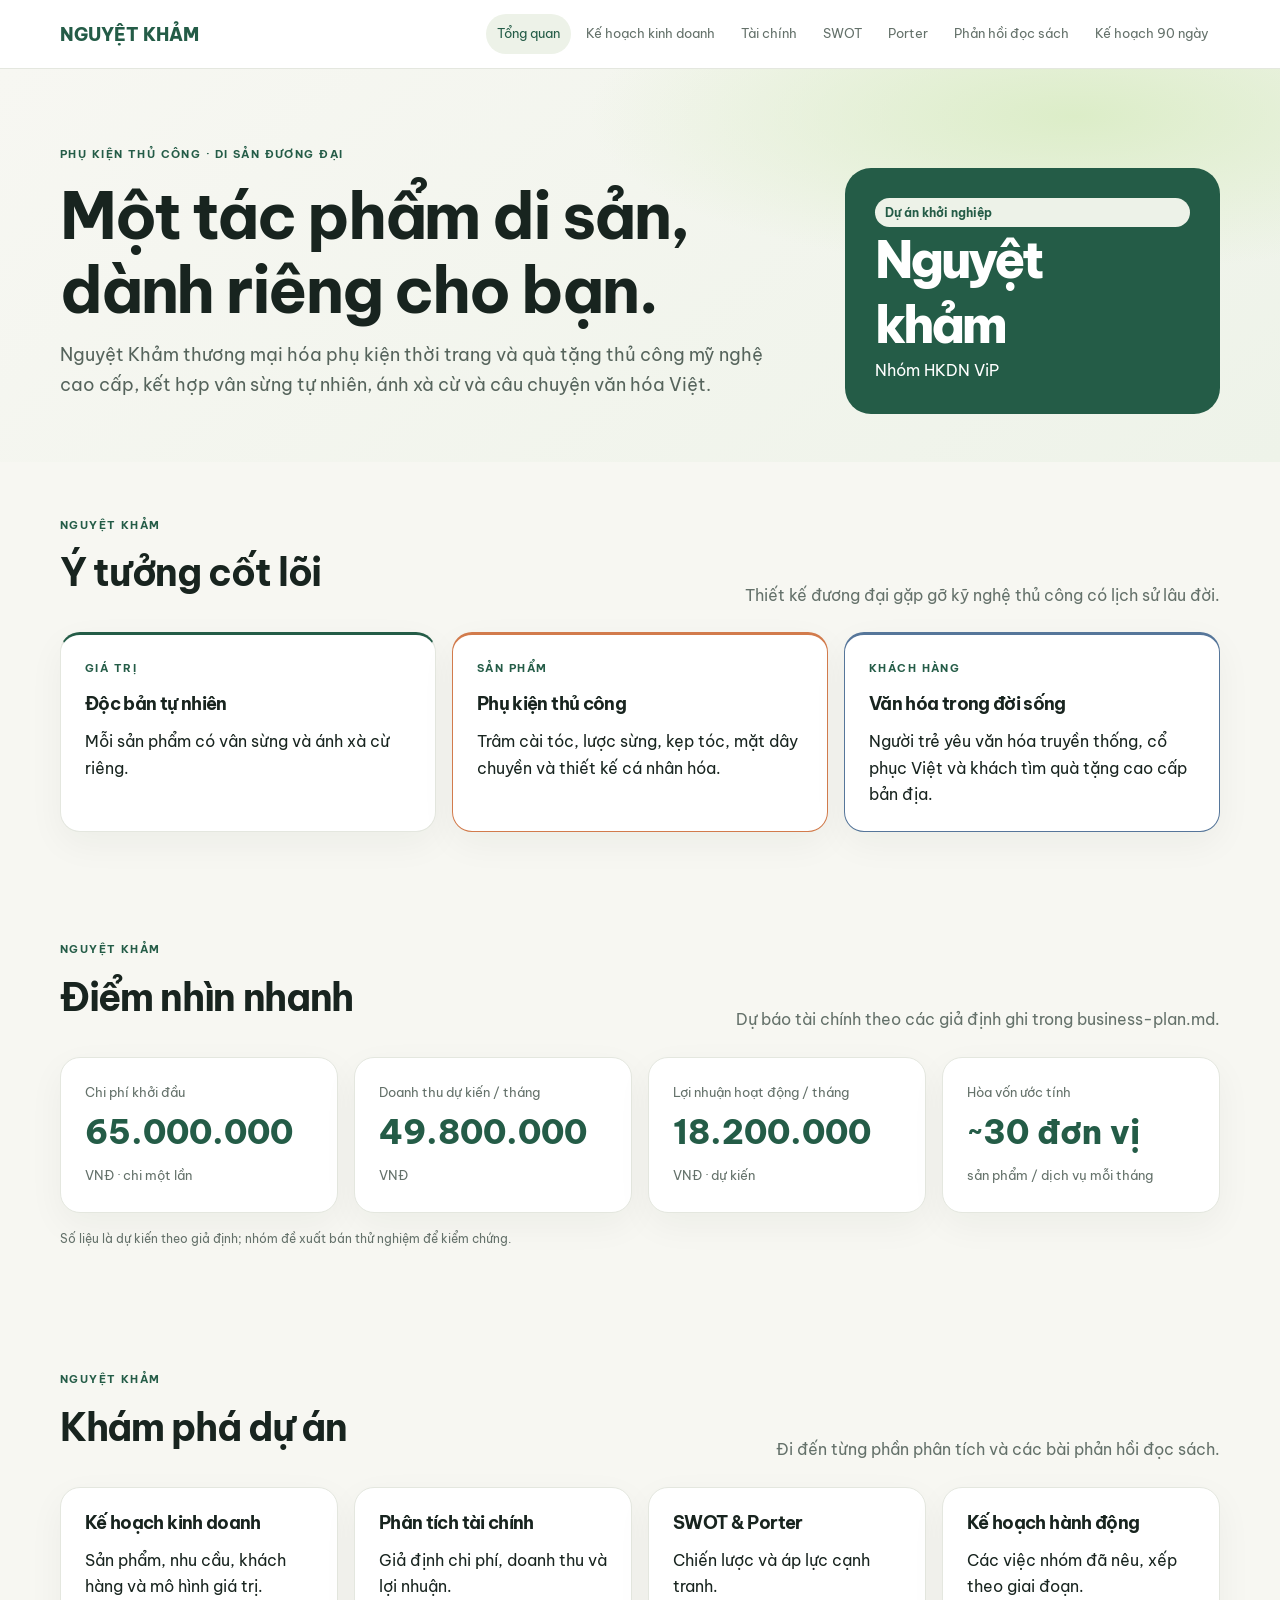
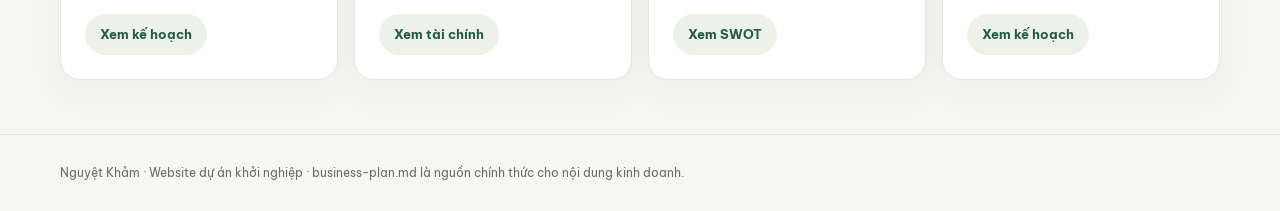
<file: index.html>
<!doctype html><html lang="vi"><head><meta charset="UTF-8"><meta name="viewport" content="width=device-width,initial-scale=1"><title>Tổng quan · Nguyệt Khảm</title><link rel="stylesheet" href="style.css"></head><body><header class="topbar"><div class="container nav"><a class="brand" href="index.html">NGUYỆT KHẢM</a><nav class="links"><a class="active" href="index.html">Tổng quan</a><a class="" href="business-plan.html">Kế hoạch kinh doanh</a><a class="" href="financial-analysis.html">Tài chính</a><a class="" href="swot.html">SWOT</a><a class="" href="five-forces.html">Porter</a><a class="" href="reflections.html">Phản hồi đọc sách</a><a class="" href="action-plan.html">Kế hoạch 90 ngày</a></nav></div></header><section class="hero"><div class="container hero-grid"><div><div class="eyebrow">Phụ kiện thủ công · Di sản đương đại</div><h1>Một tác phẩm di sản, dành riêng cho bạn.</h1><p class="lede">Nguyệt Khảm thương mại hóa phụ kiện thời trang và quà tặng thủ công mỹ nghệ cao cấp, kết hợp vân sừng tự nhiên, ánh xà cừ và câu chuyện văn hóa Việt.</p></div><div class="hero-mark"><span class="pill">Dự án khởi nghiệp</span><div class="big">Nguyệt<br>khảm</div><span>Nhóm HKDN ViP</span></div></div></section><section class="section"><div class="container"><div class="section-head"><div><div class="eyebrow">Nguyệt Khảm</div><h2>Ý tưởng cốt lõi</h2></div><p>Thiết kế đương đại gặp gỡ kỹ nghệ thủ công có lịch sử lâu đời.</p></div><div class="grid three"><article class="card accent"><div class="eyebrow">Giá trị</div><h3>Độc bản tự nhiên</h3><p>Mỗi sản phẩm có vân sừng và ánh xà cừ riêng.</p></article><article class="card accent orange"><div class="eyebrow">Sản phẩm</div><h3>Phụ kiện thủ công</h3><p>Trâm cài tóc, lược sừng, kẹp tóc, mặt dây chuyền và thiết kế cá nhân hóa.</p></article><article class="card accent blue"><div class="eyebrow">Khách hàng</div><h3>Văn hóa trong đời sống</h3><p>Người trẻ yêu văn hóa truyền thống, cổ phục Việt và khách tìm quà tặng cao cấp bản địa.</p></article></div></div></section><section class="section"><div class="container"><div class="section-head"><div><div class="eyebrow">Nguyệt Khảm</div><h2>Điểm nhìn nhanh</h2></div><p>Dự báo tài chính theo các giả định ghi trong business-plan.md.</p></div><div class="grid four"><article class="card "><div class="kpi"><div class="label">Chi phí khởi đầu</div><div class="value">65.000.000</div><small>VNĐ · chi một lần</small></div></article><article class="card "><div class="kpi"><div class="label">Doanh thu dự kiến / tháng</div><div class="value">49.800.000</div><small>VNĐ</small></div></article><article class="card "><div class="kpi"><div class="label">Lợi nhuận hoạt động / tháng</div><div class="value">18.200.000</div><small>VNĐ · dự kiến</small></div></article><article class="card "><div class="kpi"><div class="label">Hòa vốn ước tính</div><div class="value">~30 đơn vị</div><small>sản phẩm / dịch vụ mỗi tháng</small></div></article></div><p class="source">Số liệu là dự kiến theo giả định; nhóm đề xuất bán thử nghiệm để kiểm chứng.</p></div></section><section class="section"><div class="container"><div class="section-head"><div><div class="eyebrow">Nguyệt Khảm</div><h2>Khám phá dự án</h2></div><p>Đi đến từng phần phân tích và các bài phản hồi đọc sách.</p></div><div class="grid four"><article class="card "><h3>Kế hoạch kinh doanh</h3><p>Sản phẩm, nhu cầu, khách hàng và mô hình giá trị.</p><a class="button secondary" href="business-plan.html">Xem kế hoạch</a></article><article class="card "><h3>Phân tích tài chính</h3><p>Giả định chi phí, doanh thu và lợi nhuận.</p><a class="button secondary" href="financial-analysis.html">Xem tài chính</a></article><article class="card "><h3>SWOT & Porter</h3><p>Chiến lược và áp lực cạnh tranh.</p><a class="button secondary" href="swot.html">Xem SWOT</a></article><article class="card "><h3>Kế hoạch hành động</h3><p>Các việc nhóm đã nêu, xếp theo giai đoạn.</p><a class="button secondary" href="action-plan.html">Xem kế hoạch</a></article></div></div></section><footer class="footer"><div class="container">Nguyệt Khảm · Website dự án khởi nghiệp · business-plan.md là nguồn chính thức cho nội dung kinh doanh.</div></footer></body></html>
</file>
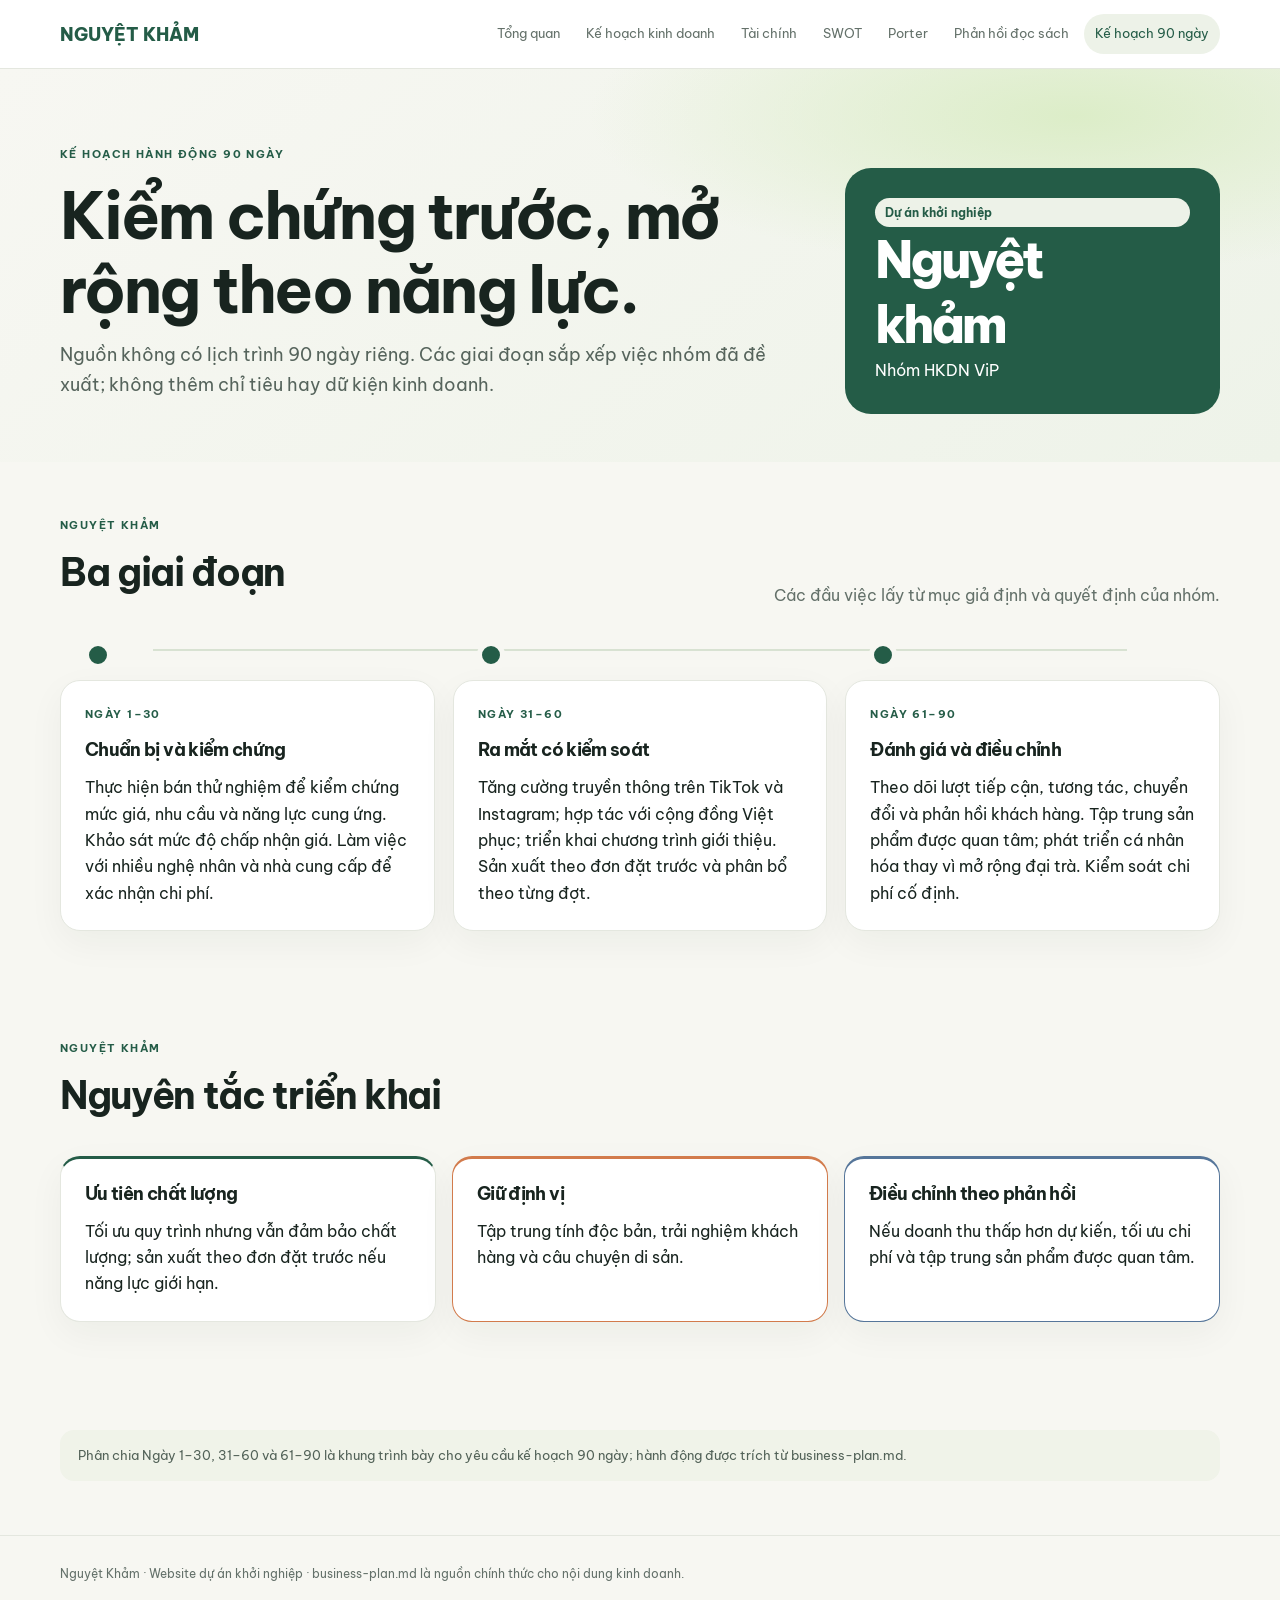
<file: action-plan.html>
<!doctype html><html lang="vi"><head><meta charset="UTF-8"><meta name="viewport" content="width=device-width,initial-scale=1"><title>Kế hoạch hành động 90 ngày · Nguyệt Khảm</title><link rel="stylesheet" href="style.css"></head><body><header class="topbar"><div class="container nav"><a class="brand" href="index.html">NGUYỆT KHẢM</a><nav class="links"><a class="" href="index.html">Tổng quan</a><a class="" href="business-plan.html">Kế hoạch kinh doanh</a><a class="" href="financial-analysis.html">Tài chính</a><a class="" href="swot.html">SWOT</a><a class="" href="five-forces.html">Porter</a><a class="" href="reflections.html">Phản hồi đọc sách</a><a class="active" href="action-plan.html">Kế hoạch 90 ngày</a></nav></div></header><section class="hero"><div class="container hero-grid"><div><div class="eyebrow">Kế hoạch hành động 90 ngày</div><h1>Kiểm chứng trước, mở rộng theo năng lực.</h1><p class="lede">Nguồn không có lịch trình 90 ngày riêng. Các giai đoạn sắp xếp việc nhóm đã đề xuất; không thêm chỉ tiêu hay dữ kiện kinh doanh.</p></div><div class="hero-mark"><span class="pill">Dự án khởi nghiệp</span><div class="big">Nguyệt<br>khảm</div><span>Nhóm HKDN ViP</span></div></div></section><section class="section"><div class="container"><div class="section-head"><div><div class="eyebrow">Nguyệt Khảm</div><h2>Ba giai đoạn</h2></div><p>Các đầu việc lấy từ mục giả định và quyết định của nhóm.</p></div><div class="timeline"><div class="phase"><article class="card"><div class="eyebrow">Ngày 1–30</div><h3>Chuẩn bị và kiểm chứng</h3><p>Thực hiện bán thử nghiệm để kiểm chứng mức giá, nhu cầu và năng lực cung ứng. Khảo sát mức độ chấp nhận giá. Làm việc với nhiều nghệ nhân và nhà cung cấp để xác nhận chi phí.</p></article></div><div class="phase"><article class="card"><div class="eyebrow">Ngày 31–60</div><h3>Ra mắt có kiểm soát</h3><p>Tăng cường truyền thông trên TikTok và Instagram; hợp tác với cộng đồng Việt phục; triển khai chương trình giới thiệu. Sản xuất theo đơn đặt trước và phân bổ theo từng đợt.</p></article></div><div class="phase"><article class="card"><div class="eyebrow">Ngày 61–90</div><h3>Đánh giá và điều chỉnh</h3><p>Theo dõi lượt tiếp cận, tương tác, chuyển đổi và phản hồi khách hàng. Tập trung sản phẩm được quan tâm; phát triển cá nhân hóa thay vì mở rộng đại trà. Kiểm soát chi phí cố định.</p></article></div></div></div></section><section class="section"><div class="container"><div class="section-head"><div><div class="eyebrow">Nguyệt Khảm</div><h2>Nguyên tắc triển khai</h2></div><p></p></div><div class="grid three"><article class="card accent"><h3>Ưu tiên chất lượng</h3><p>Tối ưu quy trình nhưng vẫn đảm bảo chất lượng; sản xuất theo đơn đặt trước nếu năng lực giới hạn.</p></article><article class="card accent orange"><h3>Giữ định vị</h3><p>Tập trung tính độc bản, trải nghiệm khách hàng và câu chuyện di sản.</p></article><article class="card accent blue"><h3>Điều chỉnh theo phản hồi</h3><p>Nếu doanh thu thấp hơn dự kiến, tối ưu chi phí và tập trung sản phẩm được quan tâm.</p></article></div></div></section><section class="section"><div class="container"><div class="note">Phân chia Ngày 1–30, 31–60 và 61–90 là khung trình bày cho yêu cầu kế hoạch 90 ngày; hành động được trích từ business-plan.md.</div></div></section><footer class="footer"><div class="container">Nguyệt Khảm · Website dự án khởi nghiệp · business-plan.md là nguồn chính thức cho nội dung kinh doanh.</div></footer></body></html>
</file>
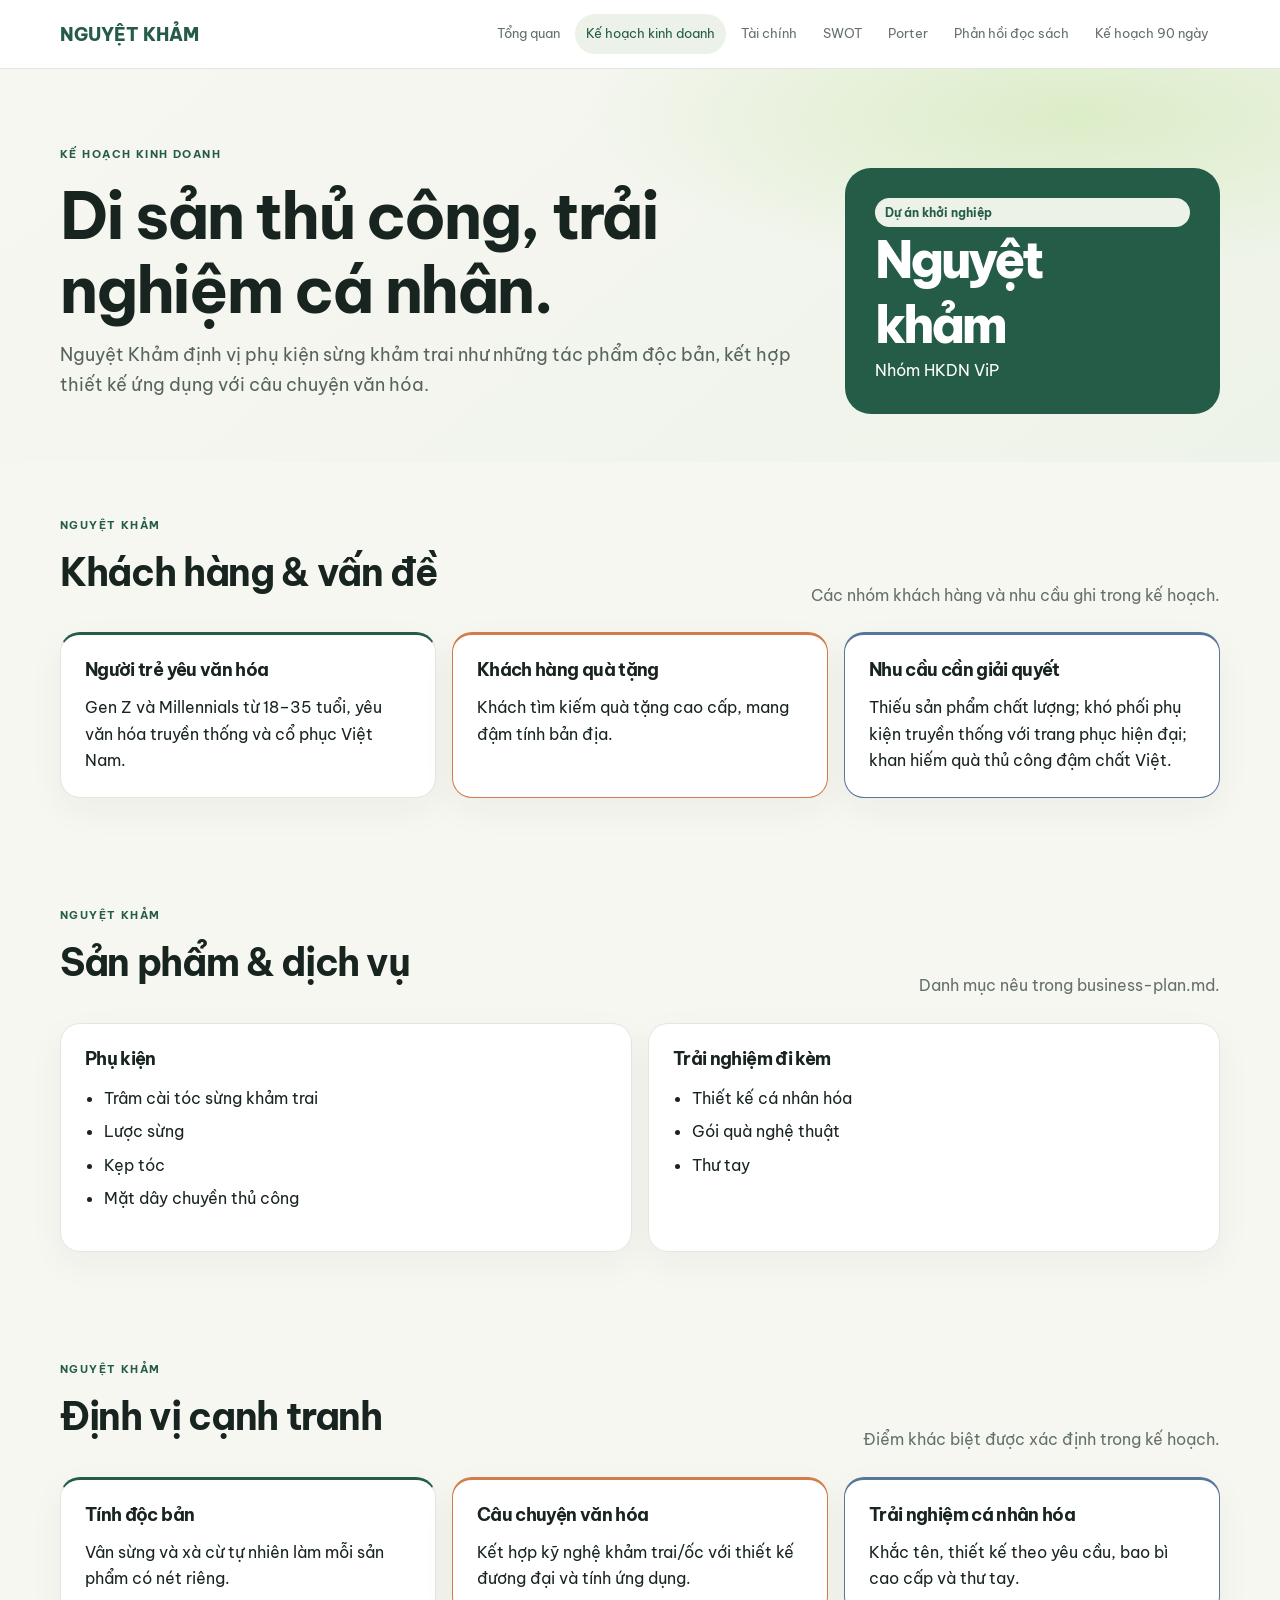
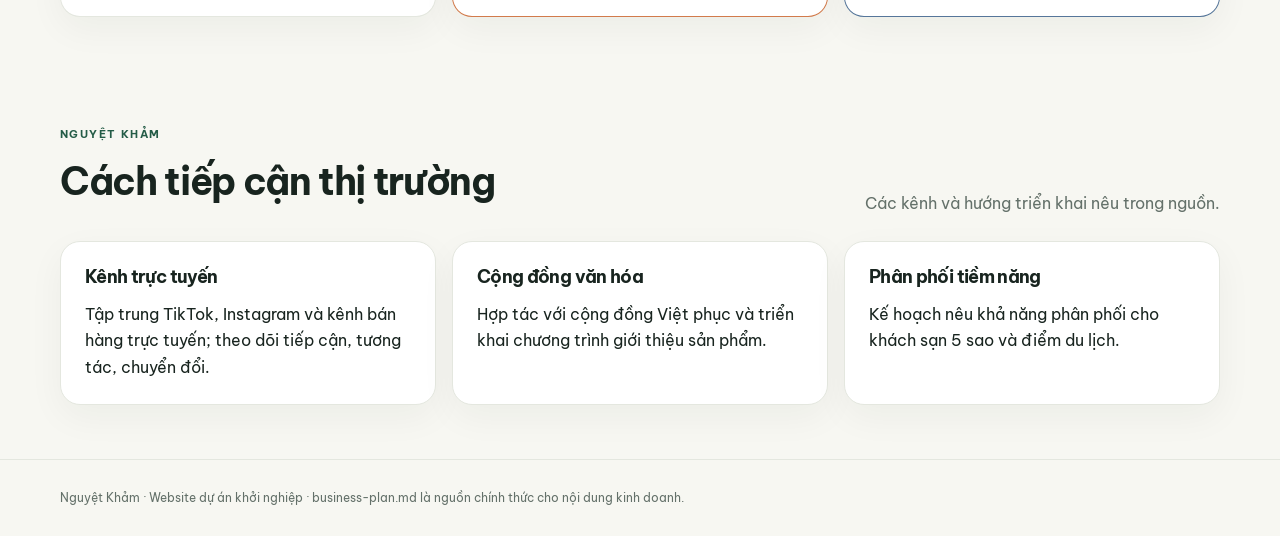
<file: business-plan.html>
<!doctype html><html lang="vi"><head><meta charset="UTF-8"><meta name="viewport" content="width=device-width,initial-scale=1"><title>Kế hoạch kinh doanh · Nguyệt Khảm</title><link rel="stylesheet" href="style.css"></head><body><header class="topbar"><div class="container nav"><a class="brand" href="index.html">NGUYỆT KHẢM</a><nav class="links"><a class="" href="index.html">Tổng quan</a><a class="active" href="business-plan.html">Kế hoạch kinh doanh</a><a class="" href="financial-analysis.html">Tài chính</a><a class="" href="swot.html">SWOT</a><a class="" href="five-forces.html">Porter</a><a class="" href="reflections.html">Phản hồi đọc sách</a><a class="" href="action-plan.html">Kế hoạch 90 ngày</a></nav></div></header><section class="hero"><div class="container hero-grid"><div><div class="eyebrow">Kế hoạch kinh doanh</div><h1>Di sản thủ công, trải nghiệm cá nhân.</h1><p class="lede">Nguyệt Khảm định vị phụ kiện sừng khảm trai như những tác phẩm độc bản, kết hợp thiết kế ứng dụng với câu chuyện văn hóa.</p></div><div class="hero-mark"><span class="pill">Dự án khởi nghiệp</span><div class="big">Nguyệt<br>khảm</div><span>Nhóm HKDN ViP</span></div></div></section><section class="section"><div class="container"><div class="section-head"><div><div class="eyebrow">Nguyệt Khảm</div><h2>Khách hàng & vấn đề</h2></div><p>Các nhóm khách hàng và nhu cầu ghi trong kế hoạch.</p></div><div class="grid three"><article class="card accent"><h3>Người trẻ yêu văn hóa</h3><p>Gen Z và Millennials từ 18–35 tuổi, yêu văn hóa truyền thống và cổ phục Việt Nam.</p></article><article class="card accent orange"><h3>Khách hàng quà tặng</h3><p>Khách tìm kiếm quà tặng cao cấp, mang đậm tính bản địa.</p></article><article class="card accent blue"><h3>Nhu cầu cần giải quyết</h3><p>Thiếu sản phẩm chất lượng; khó phối phụ kiện truyền thống với trang phục hiện đại; khan hiếm quà thủ công đậm chất Việt.</p></article></div></div></section><section class="section"><div class="container"><div class="section-head"><div><div class="eyebrow">Nguyệt Khảm</div><h2>Sản phẩm & dịch vụ</h2></div><p>Danh mục nêu trong business-plan.md.</p></div><div class="grid two"><article class="card "><h3>Phụ kiện</h3><ul class="list"><li>Trâm cài tóc sừng khảm trai</li><li>Lược sừng</li><li>Kẹp tóc</li><li>Mặt dây chuyền thủ công</li></ul></article><article class="card "><h3>Trải nghiệm đi kèm</h3><ul class="list"><li>Thiết kế cá nhân hóa</li><li>Gói quà nghệ thuật</li><li>Thư tay</li></ul></article></div></div></section><section class="section"><div class="container"><div class="section-head"><div><div class="eyebrow">Nguyệt Khảm</div><h2>Định vị cạnh tranh</h2></div><p>Điểm khác biệt được xác định trong kế hoạch.</p></div><div class="grid three"><article class="card accent"><h3>Tính độc bản</h3><p>Vân sừng và xà cừ tự nhiên làm mỗi sản phẩm có nét riêng.</p></article><article class="card accent orange"><h3>Câu chuyện văn hóa</h3><p>Kết hợp kỹ nghệ khảm trai/ốc với thiết kế đương đại và tính ứng dụng.</p></article><article class="card accent blue"><h3>Trải nghiệm cá nhân hóa</h3><p>Khắc tên, thiết kế theo yêu cầu, bao bì cao cấp và thư tay.</p></article></div></div></section><section class="section"><div class="container"><div class="section-head"><div><div class="eyebrow">Nguyệt Khảm</div><h2>Cách tiếp cận thị trường</h2></div><p>Các kênh và hướng triển khai nêu trong nguồn.</p></div><div class="grid three"><article class="card "><h3>Kênh trực tuyến</h3><p>Tập trung TikTok, Instagram và kênh bán hàng trực tuyến; theo dõi tiếp cận, tương tác, chuyển đổi.</p></article><article class="card "><h3>Cộng đồng văn hóa</h3><p>Hợp tác với cộng đồng Việt phục và triển khai chương trình giới thiệu sản phẩm.</p></article><article class="card "><h3>Phân phối tiềm năng</h3><p>Kế hoạch nêu khả năng phân phối cho khách sạn 5 sao và điểm du lịch.</p></article></div></div></section><footer class="footer"><div class="container">Nguyệt Khảm · Website dự án khởi nghiệp · business-plan.md là nguồn chính thức cho nội dung kinh doanh.</div></footer></body></html>
</file>
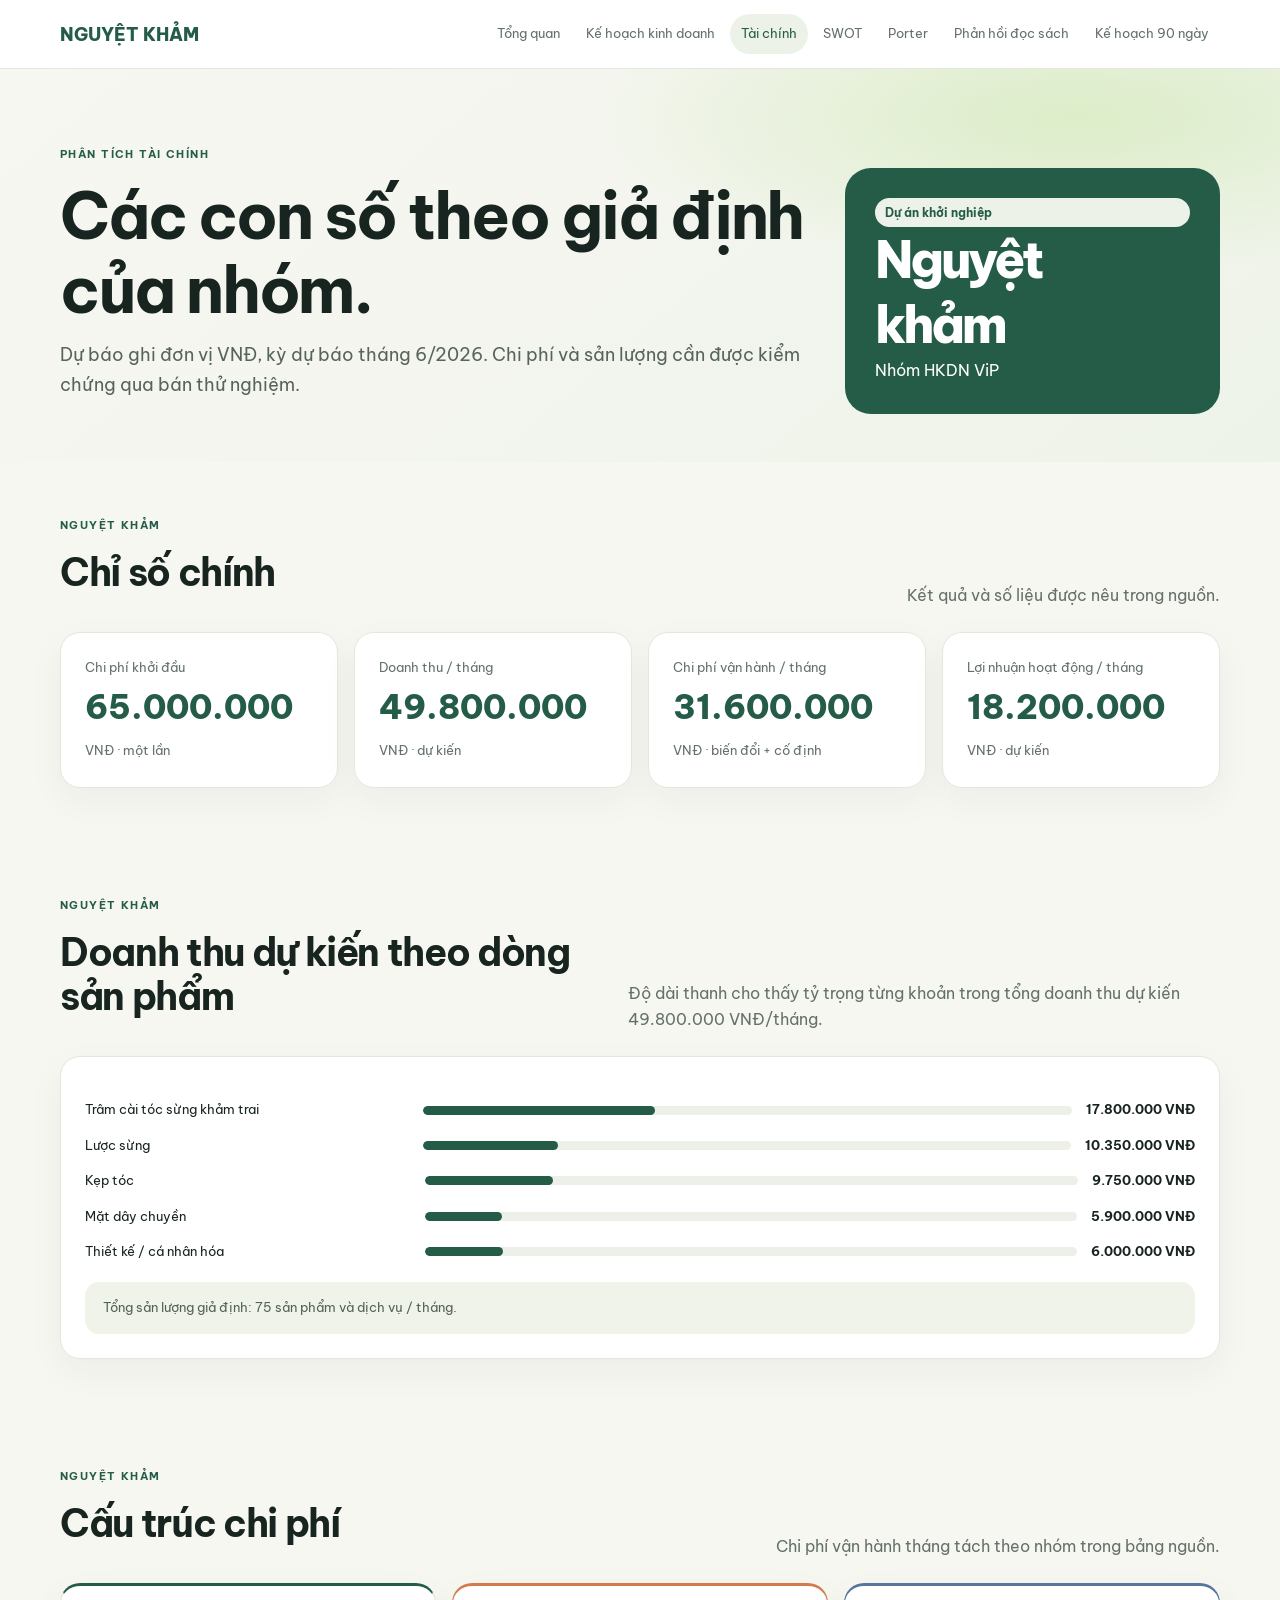
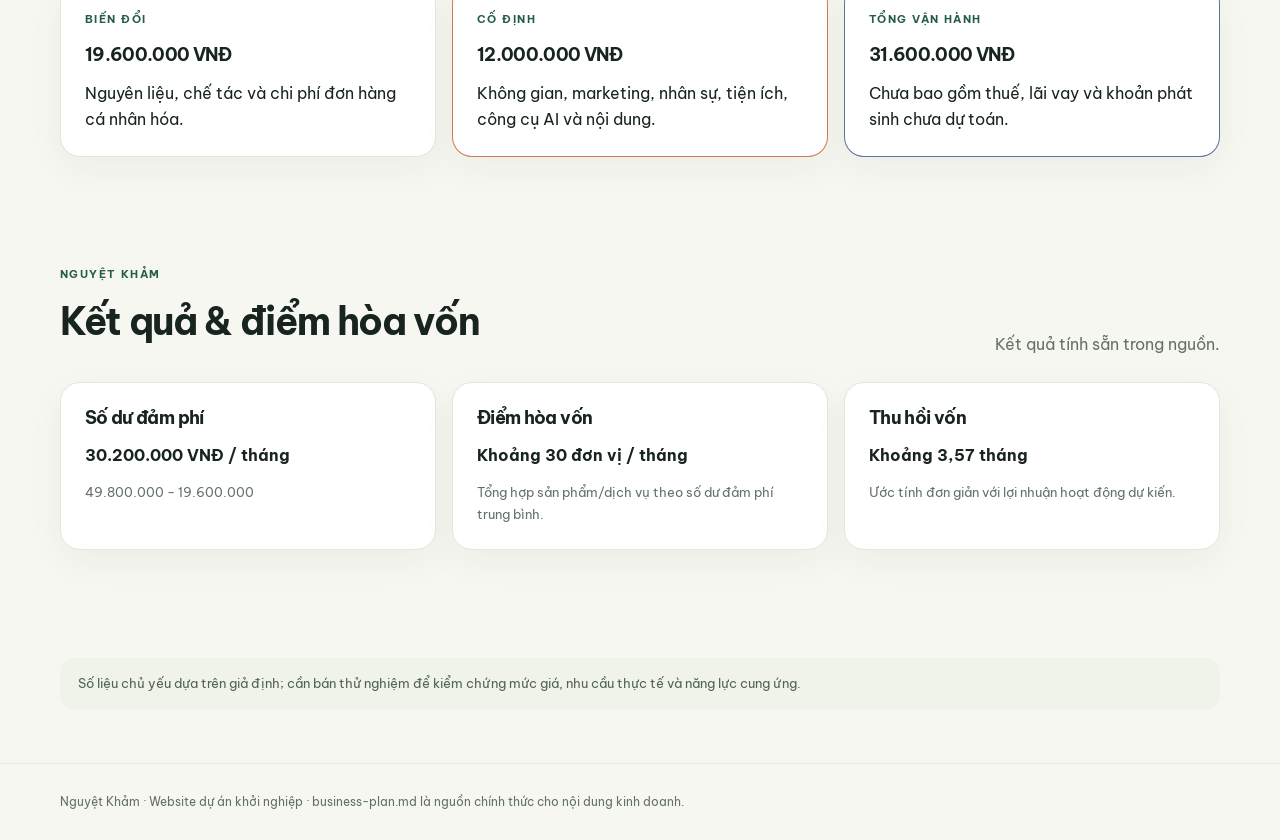
<file: financial-analysis.html>
<!doctype html><html lang="vi"><head><meta charset="UTF-8"><meta name="viewport" content="width=device-width,initial-scale=1"><title>Phân tích tài chính · Nguyệt Khảm</title><link rel="stylesheet" href="style.css"></head><body><header class="topbar"><div class="container nav"><a class="brand" href="index.html">NGUYỆT KHẢM</a><nav class="links"><a class="" href="index.html">Tổng quan</a><a class="" href="business-plan.html">Kế hoạch kinh doanh</a><a class="active" href="financial-analysis.html">Tài chính</a><a class="" href="swot.html">SWOT</a><a class="" href="five-forces.html">Porter</a><a class="" href="reflections.html">Phản hồi đọc sách</a><a class="" href="action-plan.html">Kế hoạch 90 ngày</a></nav></div></header><section class="hero"><div class="container hero-grid"><div><div class="eyebrow">Phân tích tài chính</div><h1>Các con số theo giả định của nhóm.</h1><p class="lede">Dự báo ghi đơn vị VNĐ, kỳ dự báo tháng 6/2026. Chi phí và sản lượng cần được kiểm chứng qua bán thử nghiệm.</p></div><div class="hero-mark"><span class="pill">Dự án khởi nghiệp</span><div class="big">Nguyệt<br>khảm</div><span>Nhóm HKDN ViP</span></div></div></section><section class="section"><div class="container"><div class="section-head"><div><div class="eyebrow">Nguyệt Khảm</div><h2>Chỉ số chính</h2></div><p>Kết quả và số liệu được nêu trong nguồn.</p></div><div class="grid four"><article class="card "><div class="kpi"><div class="label">Chi phí khởi đầu</div><div class="value">65.000.000</div><small>VNĐ · một lần</small></div></article><article class="card "><div class="kpi"><div class="label">Doanh thu / tháng</div><div class="value">49.800.000</div><small>VNĐ · dự kiến</small></div></article><article class="card "><div class="kpi"><div class="label">Chi phí vận hành / tháng</div><div class="value">31.600.000</div><small>VNĐ · biến đổi + cố định</small></div></article><article class="card "><div class="kpi"><div class="label">Lợi nhuận hoạt động / tháng</div><div class="value">18.200.000</div><small>VNĐ · dự kiến</small></div></article></div></div></section><section class="section"><div class="container"><div class="section-head"><div><div class="eyebrow">Nguyệt Khảm</div><h2>Doanh thu dự kiến theo dòng sản phẩm</h2></div><p>Độ dài thanh cho thấy tỷ trọng từng khoản trong tổng doanh thu dự kiến 49.800.000 VNĐ/tháng.</p></div><div class="card"><div class="bar-list"><div class="bar-row"><span>Trâm cài tóc sừng khảm trai</span><div class="track"><div class="fill" style="width:35.7%"></div></div><strong>17.800.000 VNĐ</strong></div><div class="bar-row"><span>Lược sừng</span><div class="track"><div class="fill" style="width:20.8%"></div></div><strong>10.350.000 VNĐ</strong></div><div class="bar-row"><span>Kẹp tóc</span><div class="track"><div class="fill" style="width:19.6%"></div></div><strong>9.750.000 VNĐ</strong></div><div class="bar-row"><span>Mặt dây chuyền</span><div class="track"><div class="fill" style="width:11.8%"></div></div><strong>5.900.000 VNĐ</strong></div><div class="bar-row"><span>Thiết kế / cá nhân hóa</span><div class="track"><div class="fill" style="width:12%"></div></div><strong>6.000.000 VNĐ</strong></div></div><div class="note" style="margin-top:20px">Tổng sản lượng giả định: 75 sản phẩm và dịch vụ / tháng.</div></div></div></section><section class="section"><div class="container"><div class="section-head"><div><div class="eyebrow">Nguyệt Khảm</div><h2>Cấu trúc chi phí</h2></div><p>Chi phí vận hành tháng tách theo nhóm trong bảng nguồn.</p></div><div class="grid three"><article class="card accent"><div class="eyebrow">Biến đổi</div><h3>19.600.000 VNĐ</h3><p>Nguyên liệu, chế tác và chi phí đơn hàng cá nhân hóa.</p></article><article class="card accent orange"><div class="eyebrow">Cố định</div><h3>12.000.000 VNĐ</h3><p>Không gian, marketing, nhân sự, tiện ích, công cụ AI và nội dung.</p></article><article class="card accent blue"><div class="eyebrow">Tổng vận hành</div><h3>31.600.000 VNĐ</h3><p>Chưa bao gồm thuế, lãi vay và khoản phát sinh chưa dự toán.</p></article></div></div></section><section class="section"><div class="container"><div class="section-head"><div><div class="eyebrow">Nguyệt Khảm</div><h2>Kết quả & điểm hòa vốn</h2></div><p>Kết quả tính sẵn trong nguồn.</p></div><div class="grid three"><article class="card "><h3>Số dư đảm phí</h3><p><strong>30.200.000 VNĐ / tháng</strong></p><p class="small">49.800.000 − 19.600.000</p></article><article class="card "><h3>Điểm hòa vốn</h3><p><strong>Khoảng 30 đơn vị / tháng</strong></p><p class="small">Tổng hợp sản phẩm/dịch vụ theo số dư đảm phí trung bình.</p></article><article class="card "><h3>Thu hồi vốn</h3><p><strong>Khoảng 3,57 tháng</strong></p><p class="small">Ước tính đơn giản với lợi nhuận hoạt động dự kiến.</p></article></div></div></section><section class="section"><div class="container"><div class="note">Số liệu chủ yếu dựa trên giả định; cần bán thử nghiệm để kiểm chứng mức giá, nhu cầu thực tế và năng lực cung ứng.</div></div></section><footer class="footer"><div class="container">Nguyệt Khảm · Website dự án khởi nghiệp · business-plan.md là nguồn chính thức cho nội dung kinh doanh.</div></footer></body></html>
</file>
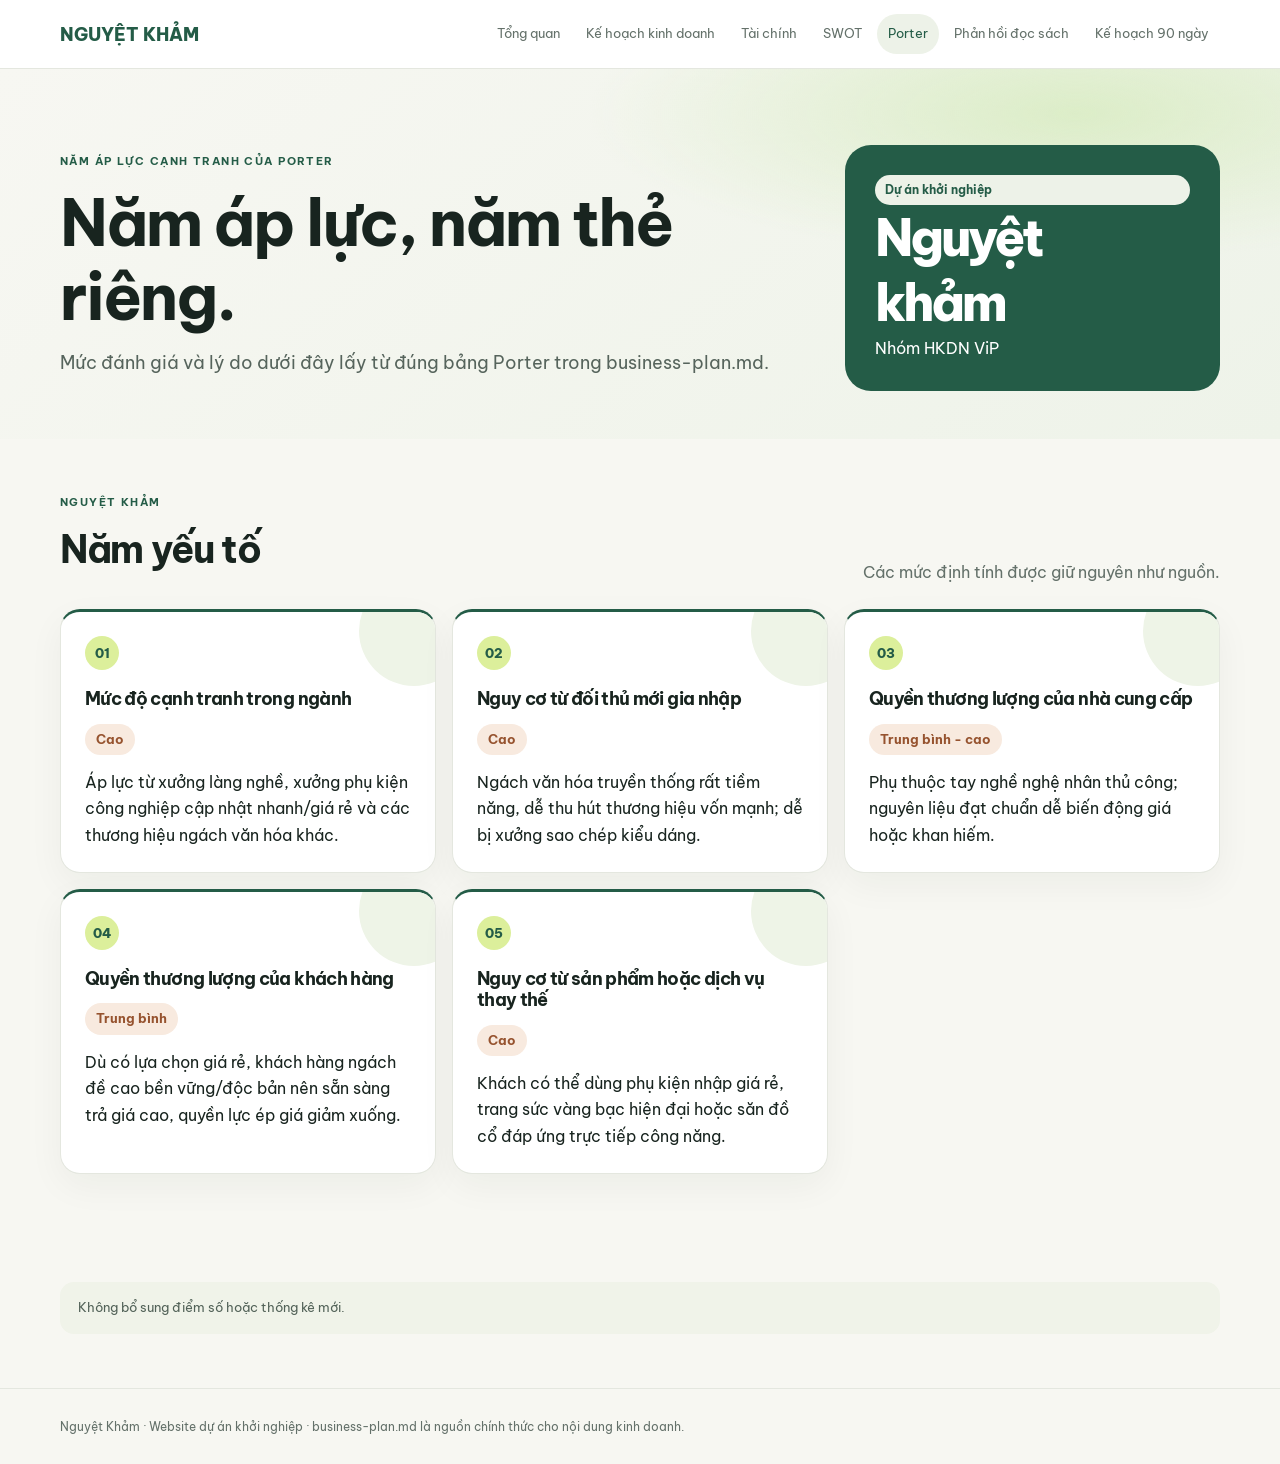
<file: five-forces.html>
<!doctype html><html lang="vi"><head><meta charset="UTF-8"><meta name="viewport" content="width=device-width,initial-scale=1"><title>Năm áp lực Porter · Nguyệt Khảm</title><link rel="stylesheet" href="style.css"></head><body><header class="topbar"><div class="container nav"><a class="brand" href="index.html">NGUYỆT KHẢM</a><nav class="links"><a class="" href="index.html">Tổng quan</a><a class="" href="business-plan.html">Kế hoạch kinh doanh</a><a class="" href="financial-analysis.html">Tài chính</a><a class="" href="swot.html">SWOT</a><a class="active" href="five-forces.html">Porter</a><a class="" href="reflections.html">Phản hồi đọc sách</a><a class="" href="action-plan.html">Kế hoạch 90 ngày</a></nav></div></header><section class="hero"><div class="container hero-grid"><div><div class="eyebrow">Năm áp lực cạnh tranh của Porter</div><h1>Năm áp lực, năm thẻ riêng.</h1><p class="lede">Mức đánh giá và lý do dưới đây lấy từ đúng bảng Porter trong business-plan.md.</p></div><div class="hero-mark"><span class="pill">Dự án khởi nghiệp</span><div class="big">Nguyệt<br>khảm</div><span>Nhóm HKDN ViP</span></div></div></section><section class="section"><div class="container"><div class="section-head"><div><div class="eyebrow">Nguyệt Khảm</div><h2>Năm yếu tố</h2></div><p>Các mức định tính được giữ nguyên như nguồn.</p></div><div class="grid three"><article class="card force accent"><div class="number">01</div><h3>Mức độ cạnh tranh trong ngành</h3><span class="force-level">Cao</span><p>Áp lực từ xưởng làng nghề, xưởng phụ kiện công nghiệp cập nhật nhanh/giá rẻ và các thương hiệu ngách văn hóa khác.</p></article><article class="card force accent"><div class="number">02</div><h3>Nguy cơ từ đối thủ mới gia nhập</h3><span class="force-level">Cao</span><p>Ngách văn hóa truyền thống rất tiềm năng, dễ thu hút thương hiệu vốn mạnh; dễ bị xưởng sao chép kiểu dáng.</p></article><article class="card force accent"><div class="number">03</div><h3>Quyền thương lượng của nhà cung cấp</h3><span class="force-level">Trung bình - cao</span><p>Phụ thuộc tay nghề nghệ nhân thủ công; nguyên liệu đạt chuẩn dễ biến động giá hoặc khan hiếm.</p></article><article class="card force accent"><div class="number">04</div><h3>Quyền thương lượng của khách hàng</h3><span class="force-level">Trung bình</span><p>Dù có lựa chọn giá rẻ, khách hàng ngách đề cao bền vững/độc bản nên sẵn sàng trả giá cao, quyền lực ép giá giảm xuống.</p></article><article class="card force accent"><div class="number">05</div><h3>Nguy cơ từ sản phẩm hoặc dịch vụ thay thế</h3><span class="force-level">Cao</span><p>Khách có thể dùng phụ kiện nhập giá rẻ, trang sức vàng bạc hiện đại hoặc săn đồ cổ đáp ứng trực tiếp công năng.</p></article></div></div></section><section class="section"><div class="container"><div class="note">Không bổ sung điểm số hoặc thống kê mới.</div></div></section><footer class="footer"><div class="container">Nguyệt Khảm · Website dự án khởi nghiệp · business-plan.md là nguồn chính thức cho nội dung kinh doanh.</div></footer></body></html>
</file>
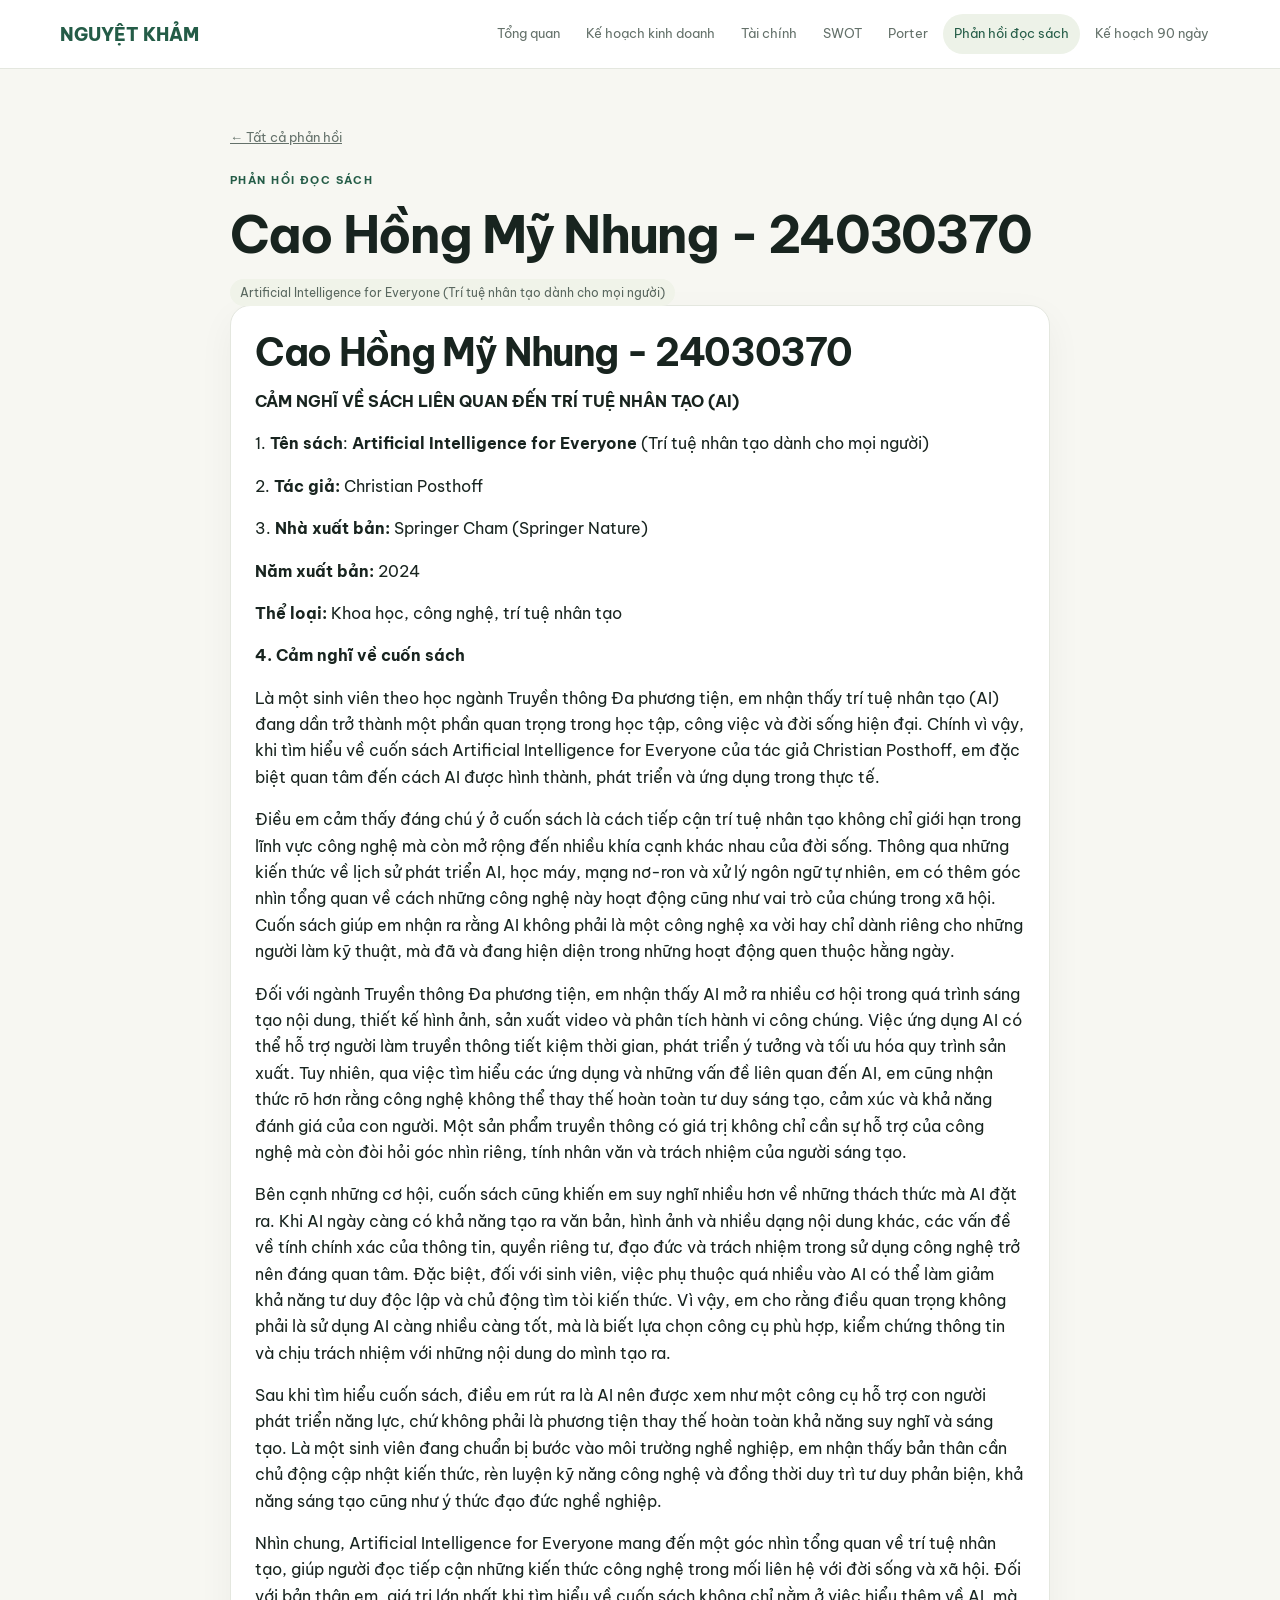
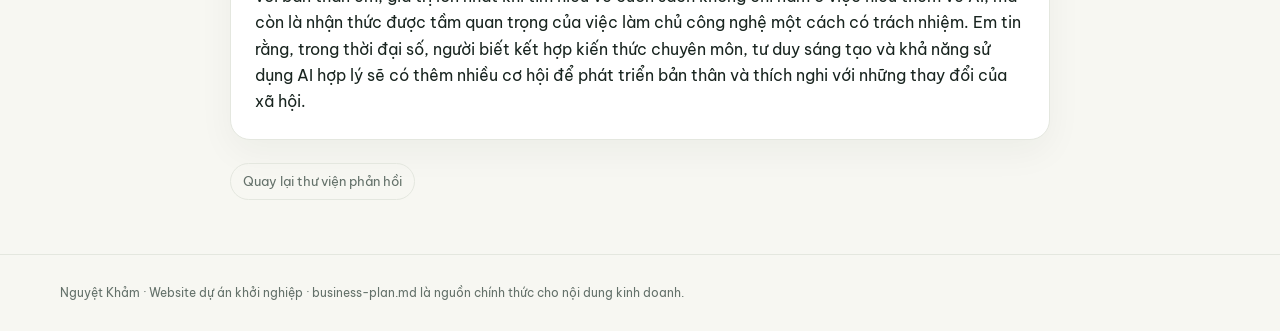
<file: reflection-cao-hong-my-nhung-24030370.html>
<!doctype html><html lang="vi"><head><meta charset="UTF-8"><meta name="viewport" content="width=device-width,initial-scale=1"><title>Cao Hồng Mỹ Nhung - 24030370 · Nguyệt Khảm</title><link rel="stylesheet" href="style.css"></head><body><header class="topbar"><div class="container nav"><a class="brand" href="index.html">NGUYỆT KHẢM</a><nav class="links"><a class="" href="index.html">Tổng quan</a><a class="" href="business-plan.html">Kế hoạch kinh doanh</a><a class="" href="financial-analysis.html">Tài chính</a><a class="" href="swot.html">SWOT</a><a class="" href="five-forces.html">Porter</a><a class="active" href="reflections.html">Phản hồi đọc sách</a><a class="" href="action-plan.html">Kế hoạch 90 ngày</a></nav></div></header><section class="section"><div class="container content"><a class="crumb" href="reflections.html">← Tất cả phản hồi</a><div class="eyebrow" style="margin-top:22px">Phản hồi đọc sách</div><h1 style="font-size:clamp(2.1rem,4vw,3.5rem)">Cao Hồng Mỹ Nhung - 24030370</h1><div class="book-meta"><span>Artificial Intelligence for Everyone (Trí tuệ nhân tạo dành cho mọi người)</span></div><article class="card prose"><h2>Cao Hồng Mỹ Nhung - 24030370</h2><p><strong>CẢM NGHĨ VỀ SÁCH LIÊN QUAN ĐẾN TRÍ TUỆ NHÂN TẠO (AI)</strong></p><p>1. <strong>Tên sách</strong>: <strong>Artificial Intelligence for Everyone</strong> (Trí tuệ nhân tạo dành cho mọi người)</p><p>2. <strong>Tác giả:</strong> Christian Posthoff</p><p>3. <strong>Nhà xuất bản:</strong> Springer Cham (Springer Nature)</p><p><strong>Năm xuất bản:</strong> 2024</p><p><strong>Thể loại:</strong> Khoa học, công nghệ, trí tuệ nhân tạo</p><p><strong>4. Cảm nghĩ về cuốn sách</strong></p><p>Là một sinh viên theo học ngành Truyền thông Đa phương tiện, em nhận thấy trí tuệ nhân tạo (AI) đang dần trở thành một phần quan trọng trong học tập, công việc và đời sống hiện đại. Chính vì vậy, khi tìm hiểu về cuốn sách Artificial Intelligence for Everyone của tác giả Christian Posthoff, em đặc biệt quan tâm đến cách AI được hình thành, phát triển và ứng dụng trong thực tế.</p><p>Điều em cảm thấy đáng chú ý ở cuốn sách là cách tiếp cận trí tuệ nhân tạo không chỉ giới hạn trong lĩnh vực công nghệ mà còn mở rộng đến nhiều khía cạnh khác nhau của đời sống. Thông qua những kiến thức về lịch sử phát triển AI, học máy, mạng nơ-ron và xử lý ngôn ngữ tự nhiên, em có thêm góc nhìn tổng quan về cách những công nghệ này hoạt động cũng như vai trò của chúng trong xã hội. Cuốn sách giúp em nhận ra rằng AI không phải là một công nghệ xa vời hay chỉ dành riêng cho những người làm kỹ thuật, mà đã và đang hiện diện trong những hoạt động quen thuộc hằng ngày.</p><p>Đối với ngành Truyền thông Đa phương tiện, em nhận thấy AI mở ra nhiều cơ hội trong quá trình sáng tạo nội dung, thiết kế hình ảnh, sản xuất video và phân tích hành vi công chúng. Việc ứng dụng AI có thể hỗ trợ người làm truyền thông tiết kiệm thời gian, phát triển ý tưởng và tối ưu hóa quy trình sản xuất. Tuy nhiên, qua việc tìm hiểu các ứng dụng và những vấn đề liên quan đến AI, em cũng nhận thức rõ hơn rằng công nghệ không thể thay thế hoàn toàn tư duy sáng tạo, cảm xúc và khả năng đánh giá của con người. Một sản phẩm truyền thông có giá trị không chỉ cần sự hỗ trợ của công nghệ mà còn đòi hỏi góc nhìn riêng, tính nhân văn và trách nhiệm của người sáng tạo.</p><p>Bên cạnh những cơ hội, cuốn sách cũng khiến em suy nghĩ nhiều hơn về những thách thức mà AI đặt ra. Khi AI ngày càng có khả năng tạo ra văn bản, hình ảnh và nhiều dạng nội dung khác, các vấn đề về tính chính xác của thông tin, quyền riêng tư, đạo đức và trách nhiệm trong sử dụng công nghệ trở nên đáng quan tâm. Đặc biệt, đối với sinh viên, việc phụ thuộc quá nhiều vào AI có thể làm giảm khả năng tư duy độc lập và chủ động tìm tòi kiến thức. Vì vậy, em cho rằng điều quan trọng không phải là sử dụng AI càng nhiều càng tốt, mà là biết lựa chọn công cụ phù hợp, kiểm chứng thông tin và chịu trách nhiệm với những nội dung do mình tạo ra.</p><p>Sau khi tìm hiểu cuốn sách, điều em rút ra là AI nên được xem như một công cụ hỗ trợ con người phát triển năng lực, chứ không phải là phương tiện thay thế hoàn toàn khả năng suy nghĩ và sáng tạo. Là một sinh viên đang chuẩn bị bước vào môi trường nghề nghiệp, em nhận thấy bản thân cần chủ động cập nhật kiến thức, rèn luyện kỹ năng công nghệ và đồng thời duy trì tư duy phản biện, khả năng sáng tạo cũng như ý thức đạo đức nghề nghiệp.</p><p>Nhìn chung, Artificial Intelligence for Everyone mang đến một góc nhìn tổng quan về trí tuệ nhân tạo, giúp người đọc tiếp cận những kiến thức công nghệ trong mối liên hệ với đời sống và xã hội. Đối với bản thân em, giá trị lớn nhất khi tìm hiểu về cuốn sách không chỉ nằm ở việc hiểu thêm về AI, mà còn là nhận thức được tầm quan trọng của việc làm chủ công nghệ một cách có trách nhiệm. Em tin rằng, trong thời đại số, người biết kết hợp kiến thức chuyên môn, tư duy sáng tạo và khả năng sử dụng AI hợp lý sẽ có thêm nhiều cơ hội để phát triển bản thân và thích nghi với những thay đổi của xã hội.</p></article><div class="subnav"><a href="reflections.html">Quay lại thư viện phản hồi</a></div></div></section><footer class="footer"><div class="container">Nguyệt Khảm · Website dự án khởi nghiệp · business-plan.md là nguồn chính thức cho nội dung kinh doanh.</div></footer></body></html>
</file>
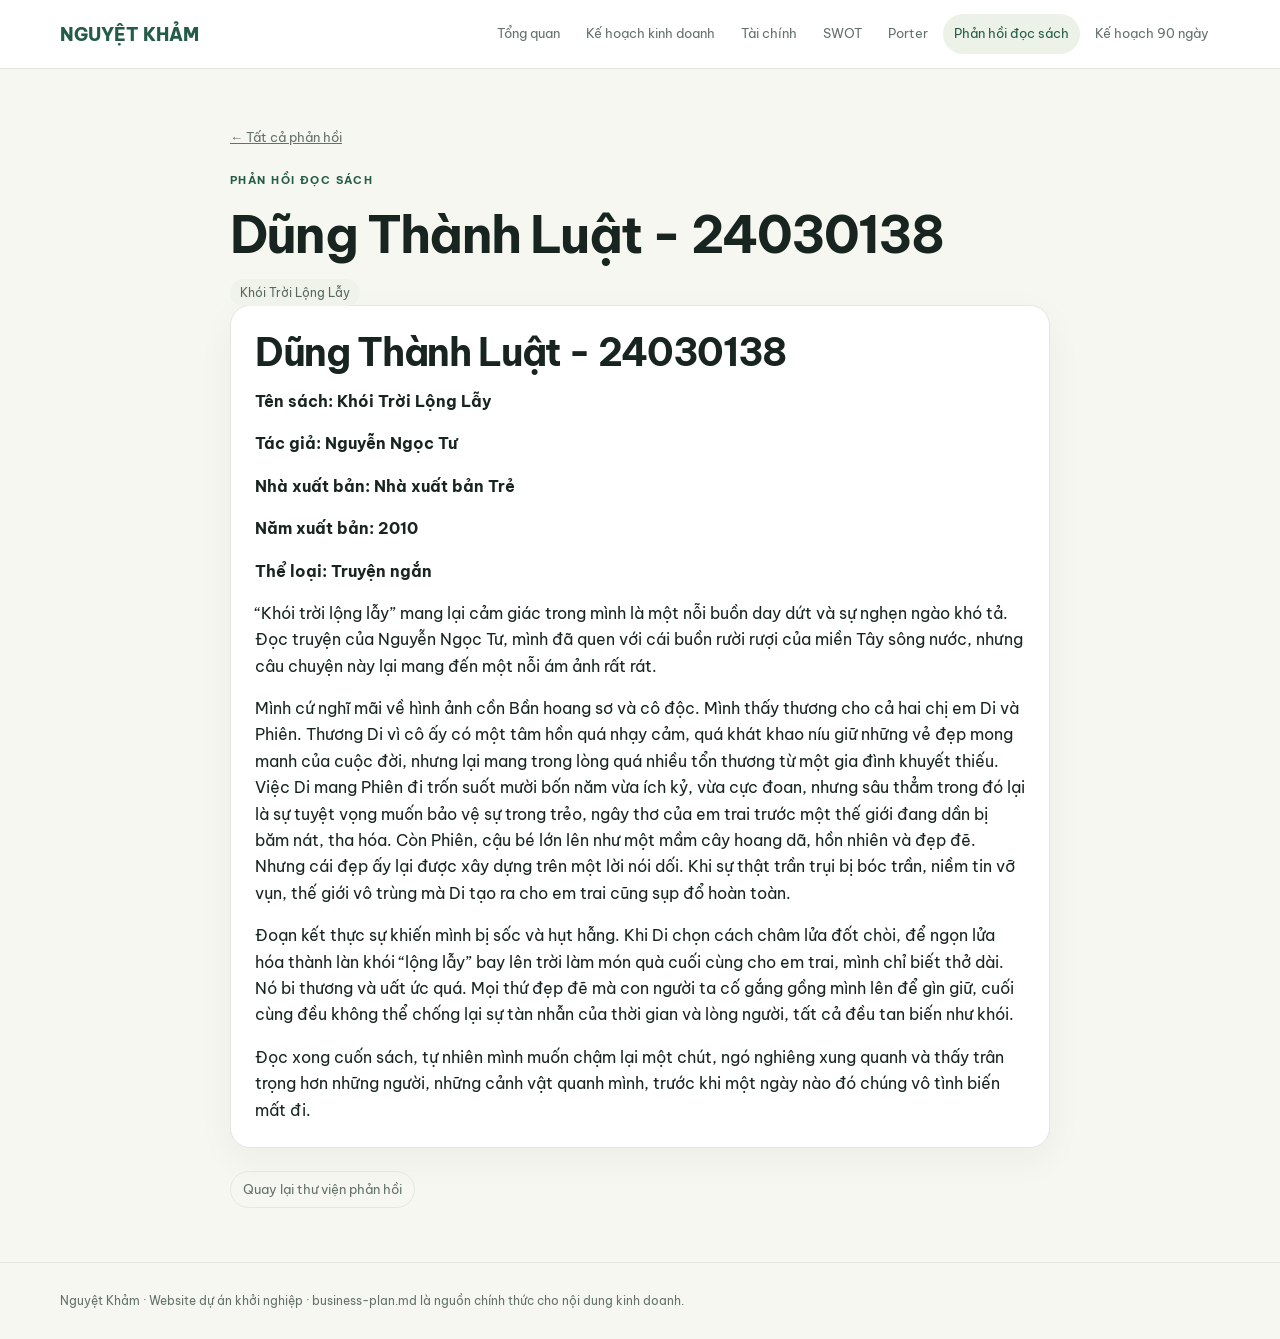
<file: reflection-dung-thanh-luat-24030138.html>
<!doctype html><html lang="vi"><head><meta charset="UTF-8"><meta name="viewport" content="width=device-width,initial-scale=1"><title>Dũng Thành Luật - 24030138 · Nguyệt Khảm</title><link rel="stylesheet" href="style.css"></head><body><header class="topbar"><div class="container nav"><a class="brand" href="index.html">NGUYỆT KHẢM</a><nav class="links"><a class="" href="index.html">Tổng quan</a><a class="" href="business-plan.html">Kế hoạch kinh doanh</a><a class="" href="financial-analysis.html">Tài chính</a><a class="" href="swot.html">SWOT</a><a class="" href="five-forces.html">Porter</a><a class="active" href="reflections.html">Phản hồi đọc sách</a><a class="" href="action-plan.html">Kế hoạch 90 ngày</a></nav></div></header><section class="section"><div class="container content"><a class="crumb" href="reflections.html">← Tất cả phản hồi</a><div class="eyebrow" style="margin-top:22px">Phản hồi đọc sách</div><h1 style="font-size:clamp(2.1rem,4vw,3.5rem)">Dũng Thành Luật - 24030138</h1><div class="book-meta"><span>Khói Trời Lộng Lẫy</span></div><article class="card prose"><h2>Dũng Thành Luật - 24030138</h2><p><strong>Tên sách: Khói Trời Lộng Lẫy</strong></p><p><strong>Tác giả: Nguyễn Ngọc Tư</strong></p><p><strong>Nhà xuất bản: Nhà xuất bản Trẻ</strong></p><p><strong>Năm xuất bản: 2010</strong></p><p><strong>Thể loại: Truyện ngắn</strong></p><p>“Khói trời lộng lẫy” mang lại cảm giác trong mình là một nỗi buồn day dứt và sự nghẹn ngào khó tả. Đọc truyện của Nguyễn Ngọc Tư, mình đã quen với cái buồn rười rượi của miền Tây sông nước, nhưng câu chuyện này lại mang đến một nỗi ám ảnh rất rát.</p><p>Mình cứ nghĩ mãi về hình ảnh cồn Bần hoang sơ và cô độc. Mình thấy thương cho cả hai chị em Di và Phiên. Thương Di vì cô ấy có một tâm hồn quá nhạy cảm, quá khát khao níu giữ những vẻ đẹp mong manh của cuộc đời, nhưng lại mang trong lòng quá nhiều tổn thương từ một gia đình khuyết thiếu. Việc Di mang Phiên đi trốn suốt mười bốn năm vừa ích kỷ, vừa cực đoan, nhưng sâu thẳm trong đó lại là sự tuyệt vọng muốn bảo vệ sự trong trẻo, ngây thơ của em trai trước một thế giới đang dần bị băm nát, tha hóa. Còn Phiên, cậu bé lớn lên như một mầm cây hoang dã, hồn nhiên và đẹp đẽ. Nhưng cái đẹp ấy lại được xây dựng trên một lời nói dối. Khi sự thật trần trụi bị bóc trần, niềm tin vỡ vụn, thế giới vô trùng mà Di tạo ra cho em trai cũng sụp đổ hoàn toàn.</p><p>Đoạn kết thực sự khiến mình bị sốc và hụt hẫng. Khi Di chọn cách châm lửa đốt chòi, để ngọn lửa hóa thành làn khói “lộng lẫy” bay lên trời làm món quà cuối cùng cho em trai, mình chỉ biết thở dài. Nó bi thương và uất ức quá. Mọi thứ đẹp đẽ mà con người ta cố gắng gồng mình lên để gìn giữ, cuối cùng đều không thể chống lại sự tàn nhẫn của thời gian và lòng người, tất cả đều tan biến như khói.</p><p>Đọc xong cuốn sách, tự nhiên mình muốn chậm lại một chút, ngó nghiêng xung quanh và thấy trân trọng hơn những người, những cảnh vật quanh mình, trước khi một ngày nào đó chúng vô tình biến mất đi.</p></article><div class="subnav"><a href="reflections.html">Quay lại thư viện phản hồi</a></div></div></section><footer class="footer"><div class="container">Nguyệt Khảm · Website dự án khởi nghiệp · business-plan.md là nguồn chính thức cho nội dung kinh doanh.</div></footer></body></html>
</file>
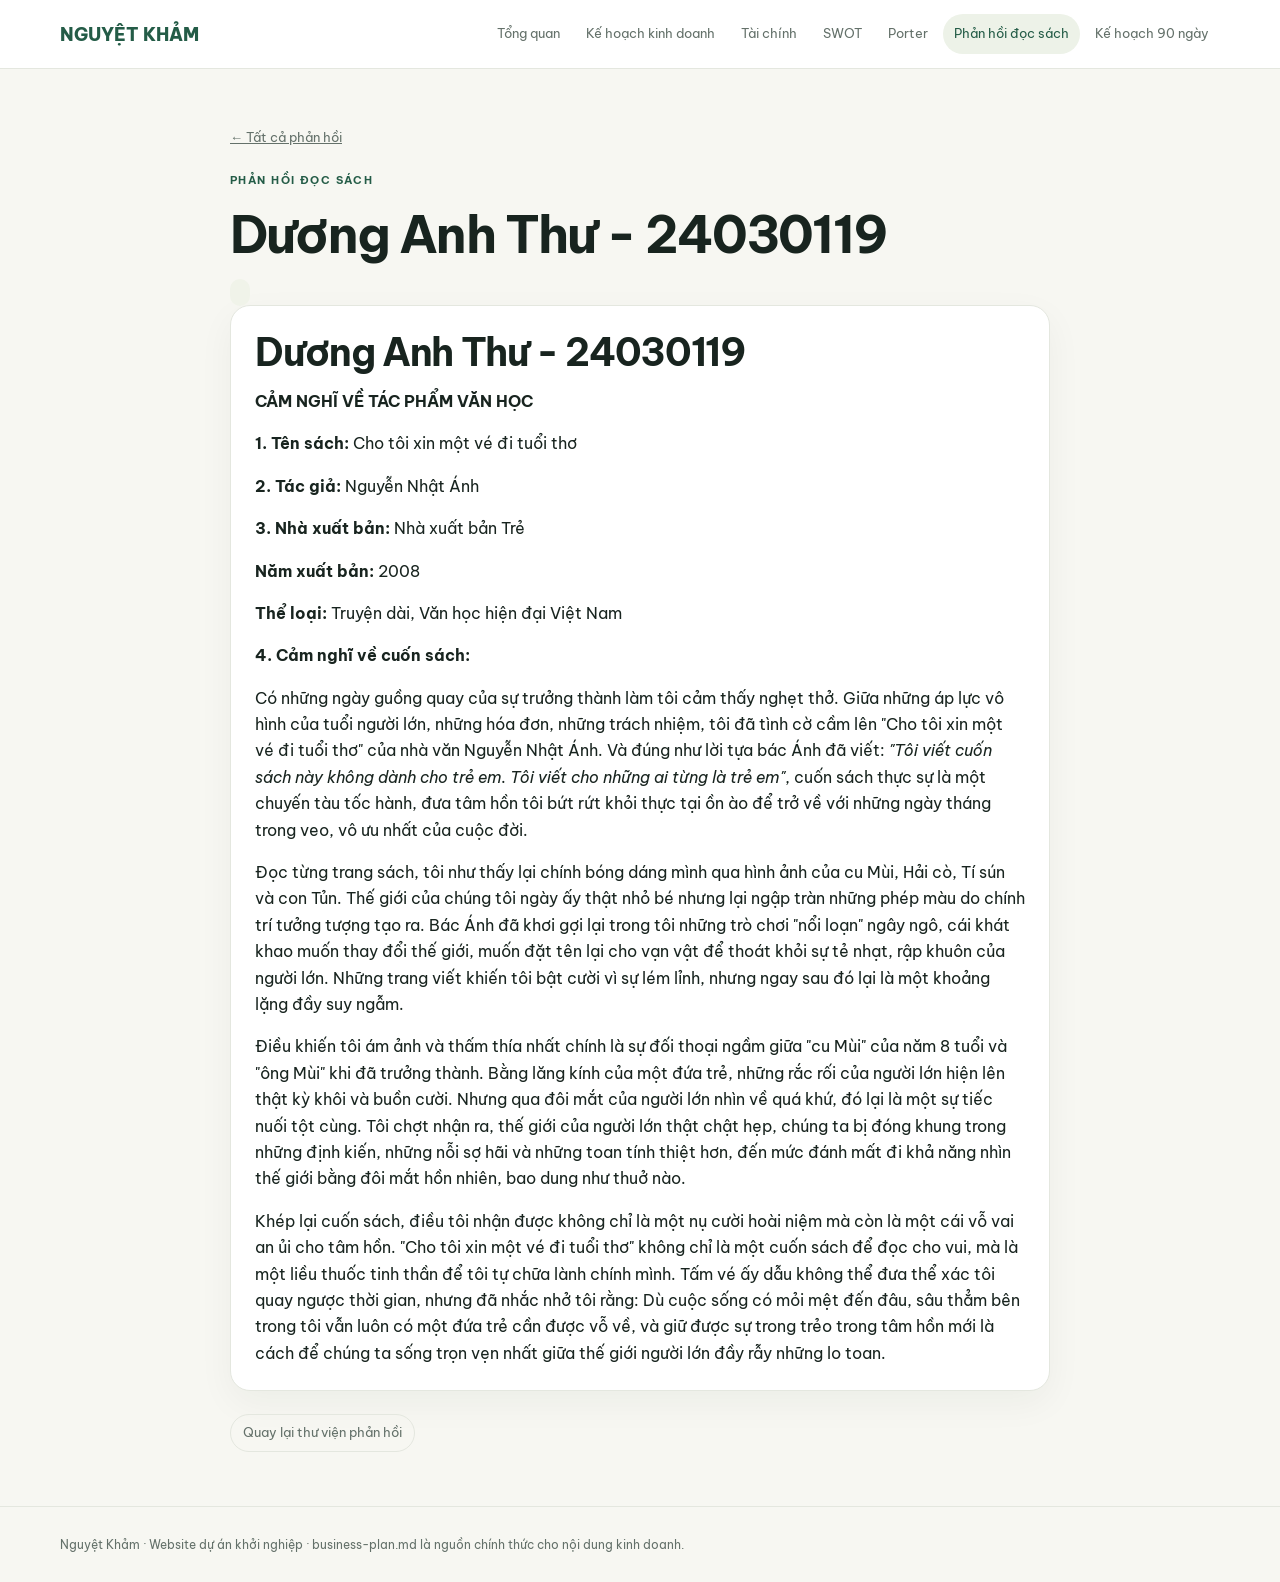
<file: reflection-duong-anh-thu-24030119.html>
<!doctype html><html lang="vi"><head><meta charset="UTF-8"><meta name="viewport" content="width=device-width,initial-scale=1"><title>Dương Anh Thư - 24030119 · Nguyệt Khảm</title><link rel="stylesheet" href="style.css"></head><body><header class="topbar"><div class="container nav"><a class="brand" href="index.html">NGUYỆT KHẢM</a><nav class="links"><a class="" href="index.html">Tổng quan</a><a class="" href="business-plan.html">Kế hoạch kinh doanh</a><a class="" href="financial-analysis.html">Tài chính</a><a class="" href="swot.html">SWOT</a><a class="" href="five-forces.html">Porter</a><a class="active" href="reflections.html">Phản hồi đọc sách</a><a class="" href="action-plan.html">Kế hoạch 90 ngày</a></nav></div></header><section class="section"><div class="container content"><a class="crumb" href="reflections.html">← Tất cả phản hồi</a><div class="eyebrow" style="margin-top:22px">Phản hồi đọc sách</div><h1 style="font-size:clamp(2.1rem,4vw,3.5rem)">Dương Anh Thư - 24030119</h1><div class="book-meta"><span></span></div><article class="card prose"><h2>Dương Anh Thư - 24030119</h2><p><strong>CẢM NGHĨ VỀ TÁC PHẨM VĂN HỌC</strong></p><p><strong>1. Tên sách:</strong> Cho tôi xin một vé đi tuổi thơ</p><p><strong>2. Tác giả:</strong> Nguyễn Nhật Ánh</p><p><strong>3. Nhà xuất bản:</strong> Nhà xuất bản Trẻ</p><p><strong>Năm xuất bản:</strong> 2008</p><p><strong>Thể loại:</strong> Truyện dài, Văn học hiện đại Việt Nam</p><p><strong>4. Cảm nghĩ về cuốn sách:</strong></p><p>Có những ngày guồng quay của sự trưởng thành làm tôi cảm thấy nghẹt thở. Giữa những áp lực vô hình của tuổi người lớn, những hóa đơn, những trách nhiệm, tôi đã tình cờ cầm lên "Cho tôi xin một vé đi tuổi thơ" của nhà văn Nguyễn Nhật Ánh. Và đúng như lời tựa bác Ánh đã viết: <em>"Tôi viết cuốn sách này không dành cho trẻ em. Tôi viết cho những ai từng là trẻ em"</em>, cuốn sách thực sự là một chuyến tàu tốc hành, đưa tâm hồn tôi bứt rứt khỏi thực tại ồn ào để trở về với những ngày tháng trong veo, vô ưu nhất của cuộc đời.</p><p>Đọc từng trang sách, tôi như thấy lại chính bóng dáng mình qua hình ảnh của cu Mùi, Hải cò, Tí sún và con Tủn. Thế giới của chúng tôi ngày ấy thật nhỏ bé nhưng lại ngập tràn những phép màu do chính trí tưởng tượng tạo ra. Bác Ánh đã khơi gợi lại trong tôi những trò chơi "nổi loạn" ngây ngô, cái khát khao muốn thay đổi thế giới, muốn đặt tên lại cho vạn vật để thoát khỏi sự tẻ nhạt, rập khuôn của người lớn. Những trang viết khiến tôi bật cười vì sự lém lỉnh, nhưng ngay sau đó lại là một khoảng lặng đầy suy ngẫm.</p><p>Điều khiến tôi ám ảnh và thấm thía nhất chính là sự đối thoại ngầm giữa "cu Mùi" của năm 8 tuổi và "ông Mùi" khi đã trưởng thành. Bằng lăng kính của một đứa trẻ, những rắc rối của người lớn hiện lên thật kỳ khôi và buồn cười. Nhưng qua đôi mắt của người lớn nhìn về quá khứ, đó lại là một sự tiếc nuối tột cùng. Tôi chợt nhận ra, thế giới của người lớn thật chật hẹp, chúng ta bị đóng khung trong những định kiến, những nỗi sợ hãi và những toan tính thiệt hơn, đến mức đánh mất đi khả năng nhìn thế giới bằng đôi mắt hồn nhiên, bao dung như thuở nào.</p><p>Khép lại cuốn sách, điều tôi nhận được không chỉ là một nụ cười hoài niệm mà còn là một cái vỗ vai an ủi cho tâm hồn. "Cho tôi xin một vé đi tuổi thơ" không chỉ là một cuốn sách để đọc cho vui, mà là một liều thuốc tinh thần để tôi tự chữa lành chính mình. Tấm vé ấy dẫu không thể đưa thể xác tôi quay ngược thời gian, nhưng đã nhắc nhở tôi rằng: Dù cuộc sống có mỏi mệt đến đâu, sâu thẳm bên trong tôi vẫn luôn có một đứa trẻ cần được vỗ về, và giữ được sự trong trẻo trong tâm hồn mới là cách để chúng ta sống trọn vẹn nhất giữa thế giới người lớn đầy rẫy những lo toan.</p></article><div class="subnav"><a href="reflections.html">Quay lại thư viện phản hồi</a></div></div></section><footer class="footer"><div class="container">Nguyệt Khảm · Website dự án khởi nghiệp · business-plan.md là nguồn chính thức cho nội dung kinh doanh.</div></footer></body></html>
</file>
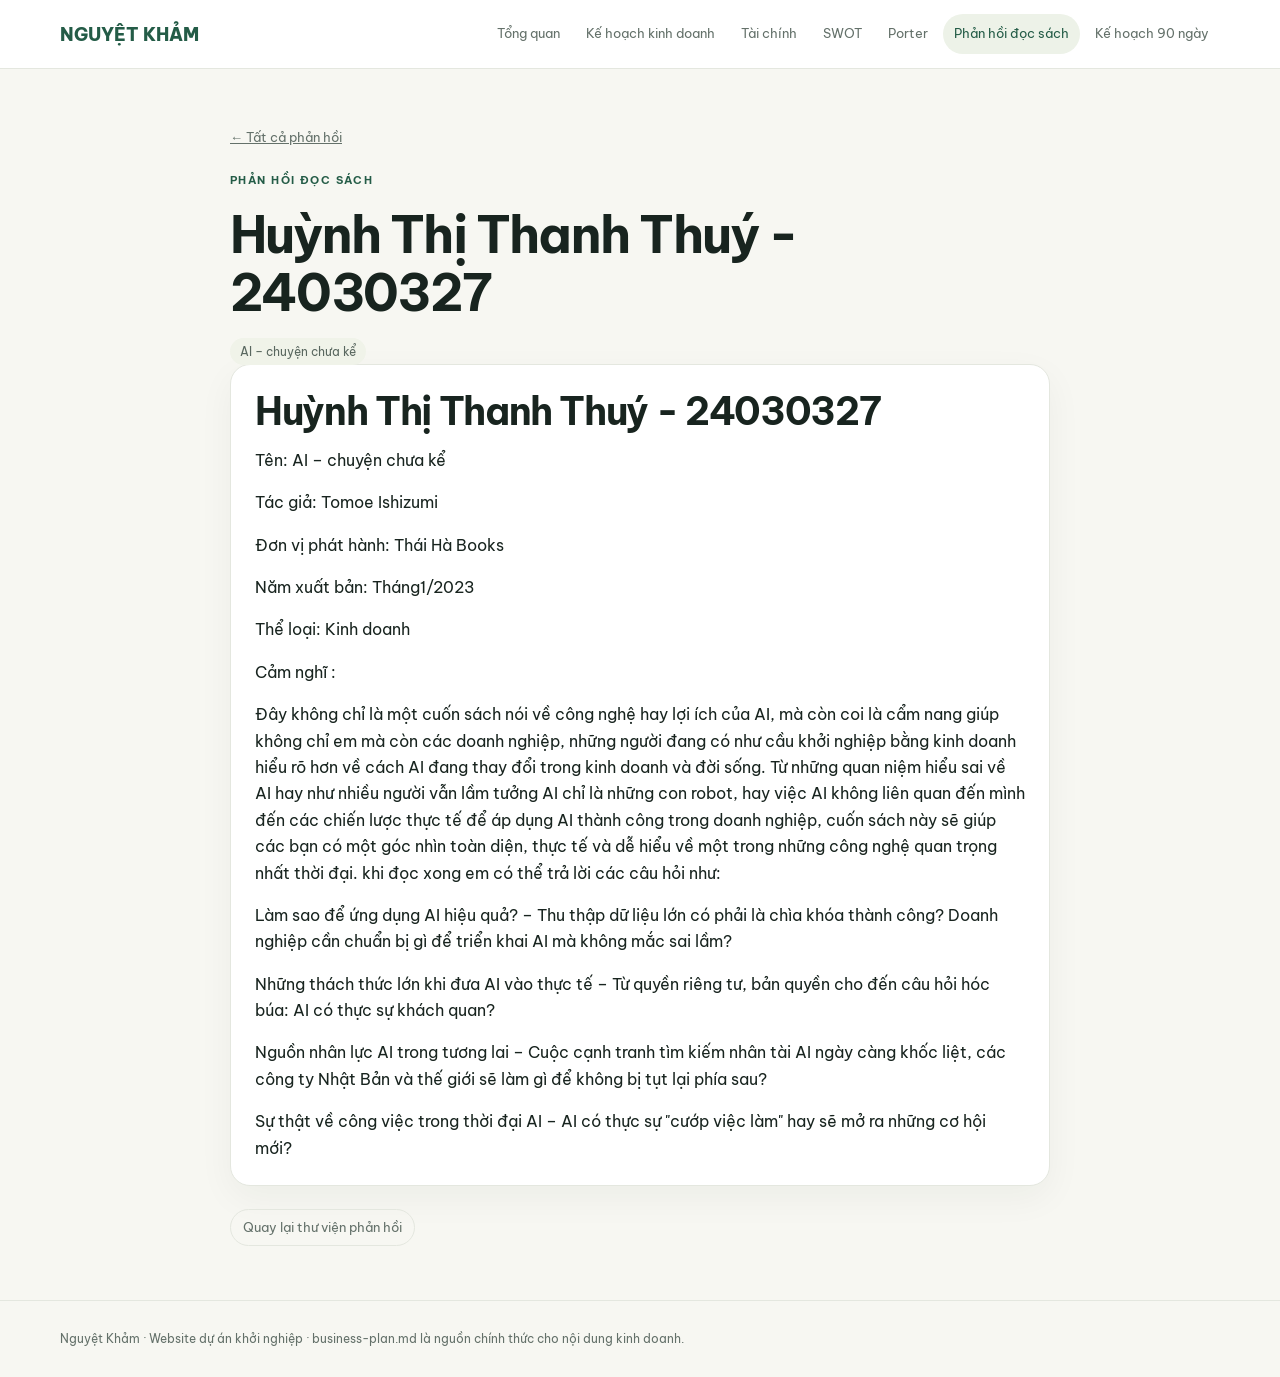
<file: reflection-huynh-thi-thanh-thuy-24030327.html>
<!doctype html><html lang="vi"><head><meta charset="UTF-8"><meta name="viewport" content="width=device-width,initial-scale=1"><title>Huỳnh Thị Thanh Thuý - 24030327 · Nguyệt Khảm</title><link rel="stylesheet" href="style.css"></head><body><header class="topbar"><div class="container nav"><a class="brand" href="index.html">NGUYỆT KHẢM</a><nav class="links"><a class="" href="index.html">Tổng quan</a><a class="" href="business-plan.html">Kế hoạch kinh doanh</a><a class="" href="financial-analysis.html">Tài chính</a><a class="" href="swot.html">SWOT</a><a class="" href="five-forces.html">Porter</a><a class="active" href="reflections.html">Phản hồi đọc sách</a><a class="" href="action-plan.html">Kế hoạch 90 ngày</a></nav></div></header><section class="section"><div class="container content"><a class="crumb" href="reflections.html">← Tất cả phản hồi</a><div class="eyebrow" style="margin-top:22px">Phản hồi đọc sách</div><h1 style="font-size:clamp(2.1rem,4vw,3.5rem)">Huỳnh Thị Thanh Thuý - 24030327</h1><div class="book-meta"><span>AI – chuyện chưa kể</span></div><article class="card prose"><h2>Huỳnh Thị Thanh Thuý - 24030327</h2><p>Tên: AI – chuyện chưa kể</p><p>Tác giả: Tomoe Ishizumi</p><p>Đơn vị phát hành: Thái Hà Books</p><p>Năm xuất bản: Tháng1/2023</p><p>Thể loại: Kinh doanh</p><p>Cảm nghĩ :</p><p>Đây không chỉ là một cuốn sách nói về công nghệ hay lợi ích của AI, mà còn coi là cẩm nang giúp không chỉ em mà còn các doanh nghiệp, những người đang có như cầu khởi nghiệp bằng kinh doanh hiểu rõ hơn về cách AI đang thay đổi trong kinh doanh và đời sống. Từ những quan niệm hiểu sai về AI hay như nhiều người vẫn lầm tưởng  AI chỉ là những con robot, hay việc AI không liên quan đến mình đến các chiến lược thực tế để áp dụng AI thành công trong doanh nghiệp, cuốn sách này sẽ giúp các bạn có một góc nhìn toàn diện, thực tế và dễ hiểu về một trong những công nghệ quan trọng nhất thời đại. khi đọc xong em có thể trả lời các câu hỏi như:</p><p>Làm sao để ứng dụng AI hiệu quả? – Thu thập dữ liệu lớn có phải là chìa khóa thành công? Doanh nghiệp cần chuẩn bị gì để triển khai AI mà không mắc sai lầm?</p><p>Những thách thức lớn khi đưa AI vào thực tế – Từ quyền riêng tư, bản quyền cho đến câu hỏi hóc búa: AI có thực sự khách quan?</p><p>Nguồn nhân lực AI trong tương lai – Cuộc cạnh tranh tìm kiếm nhân tài AI ngày càng khốc liệt, các công ty Nhật Bản và thế giới sẽ làm gì để không bị tụt lại phía sau?</p><p>Sự thật về công việc trong thời đại AI – AI có thực sự "cướp việc làm" hay sẽ mở ra những cơ hội mới?</p></article><div class="subnav"><a href="reflections.html">Quay lại thư viện phản hồi</a></div></div></section><footer class="footer"><div class="container">Nguyệt Khảm · Website dự án khởi nghiệp · business-plan.md là nguồn chính thức cho nội dung kinh doanh.</div></footer></body></html>
</file>
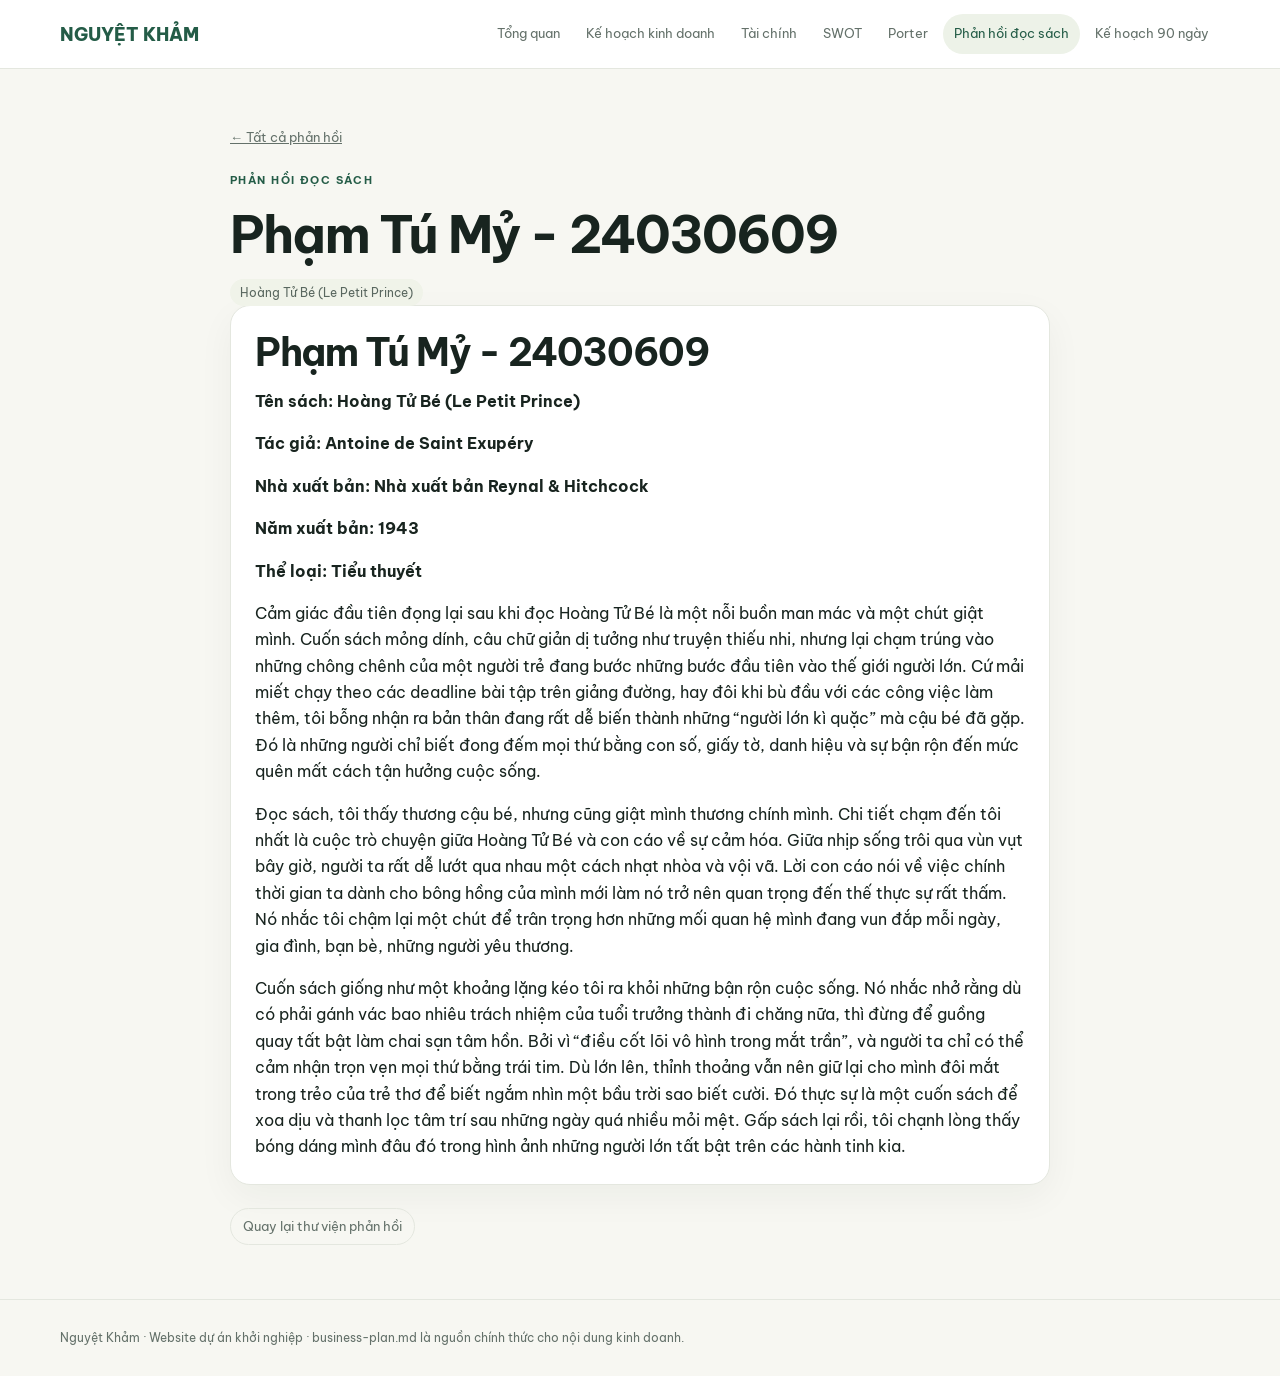
<file: reflection-pham-tu-my-24030609.html>
<!doctype html><html lang="vi"><head><meta charset="UTF-8"><meta name="viewport" content="width=device-width,initial-scale=1"><title>Phạm Tú Mỷ - 24030609 · Nguyệt Khảm</title><link rel="stylesheet" href="style.css"></head><body><header class="topbar"><div class="container nav"><a class="brand" href="index.html">NGUYỆT KHẢM</a><nav class="links"><a class="" href="index.html">Tổng quan</a><a class="" href="business-plan.html">Kế hoạch kinh doanh</a><a class="" href="financial-analysis.html">Tài chính</a><a class="" href="swot.html">SWOT</a><a class="" href="five-forces.html">Porter</a><a class="active" href="reflections.html">Phản hồi đọc sách</a><a class="" href="action-plan.html">Kế hoạch 90 ngày</a></nav></div></header><section class="section"><div class="container content"><a class="crumb" href="reflections.html">← Tất cả phản hồi</a><div class="eyebrow" style="margin-top:22px">Phản hồi đọc sách</div><h1 style="font-size:clamp(2.1rem,4vw,3.5rem)">Phạm Tú Mỷ - 24030609</h1><div class="book-meta"><span>Hoàng Tử Bé (Le Petit Prince)</span></div><article class="card prose"><h2>Phạm Tú Mỷ - 24030609</h2><p><strong>Tên sách: Hoàng Tử Bé (Le Petit Prince)</strong></p><p><strong>Tác giả: Antoine de Saint Exupéry</strong></p><p><strong>Nhà xuất bản: Nhà xuất bản Reynal &amp; Hitchcock</strong></p><p><strong>Năm xuất bản: 1943</strong></p><p><strong>Thể loại: Tiểu thuyết</strong></p><p>Cảm giác đầu tiên đọng lại sau khi đọc Hoàng Tử Bé là một nỗi buồn man mác và một chút giật mình. Cuốn sách mỏng dính, câu chữ giản dị tưởng như truyện thiếu nhi, nhưng lại chạm trúng vào những chông chênh của một người trẻ đang bước những bước đầu tiên vào thế giới người lớn. Cứ mải miết chạy theo các deadline bài tập trên giảng đường, hay đôi khi bù đầu với các công việc làm thêm, tôi bỗng nhận ra bản thân đang rất dễ biến thành những “người lớn kì quặc” mà cậu bé đã gặp. Đó là những người chỉ biết đong đếm mọi thứ bằng con số, giấy tờ, danh hiệu và sự bận rộn đến mức quên mất cách tận hưởng cuộc sống.</p><p>Đọc sách, tôi thấy thương cậu bé, nhưng cũng giật mình thương chính mình. Chi tiết chạm đến tôi nhất là cuộc trò chuyện giữa Hoàng Tử Bé và con cáo về sự cảm hóa. Giữa nhịp sống trôi qua vùn vụt bây giờ, người ta rất dễ lướt qua nhau một cách nhạt nhòa và vội vã. Lời con cáo nói về việc chính thời gian ta dành cho bông hồng của mình mới làm nó trở nên quan trọng đến thế thực sự rất thấm. Nó nhắc tôi chậm lại một chút để trân trọng hơn những mối quan hệ mình đang vun đắp mỗi ngày, gia đình, bạn bè, những người yêu thương.</p><p>Cuốn sách giống như một khoảng lặng kéo tôi ra khỏi những bận rộn cuộc sống. Nó nhắc nhở rằng dù có phải gánh vác bao nhiêu trách nhiệm của tuổi trưởng thành đi chăng nữa, thì đừng để guồng quay tất bật làm chai sạn tâm hồn. Bởi vì “điều cốt lõi vô hình trong mắt trần”, và người ta chỉ có thể cảm nhận trọn vẹn mọi thứ bằng trái tim. Dù lớn lên, thỉnh thoảng vẫn nên giữ lại cho mình đôi mắt trong trẻo của trẻ thơ để biết ngắm nhìn một bầu trời sao biết cười. Đó thực sự là một cuốn sách để xoa dịu và thanh lọc tâm trí sau những ngày quá nhiều mỏi mệt. Gấp sách lại rồi, tôi chạnh lòng thấy bóng dáng mình đâu đó trong hình ảnh những người lớn tất bật trên các hành tinh kia.</p></article><div class="subnav"><a href="reflections.html">Quay lại thư viện phản hồi</a></div></div></section><footer class="footer"><div class="container">Nguyệt Khảm · Website dự án khởi nghiệp · business-plan.md là nguồn chính thức cho nội dung kinh doanh.</div></footer></body></html>
</file>
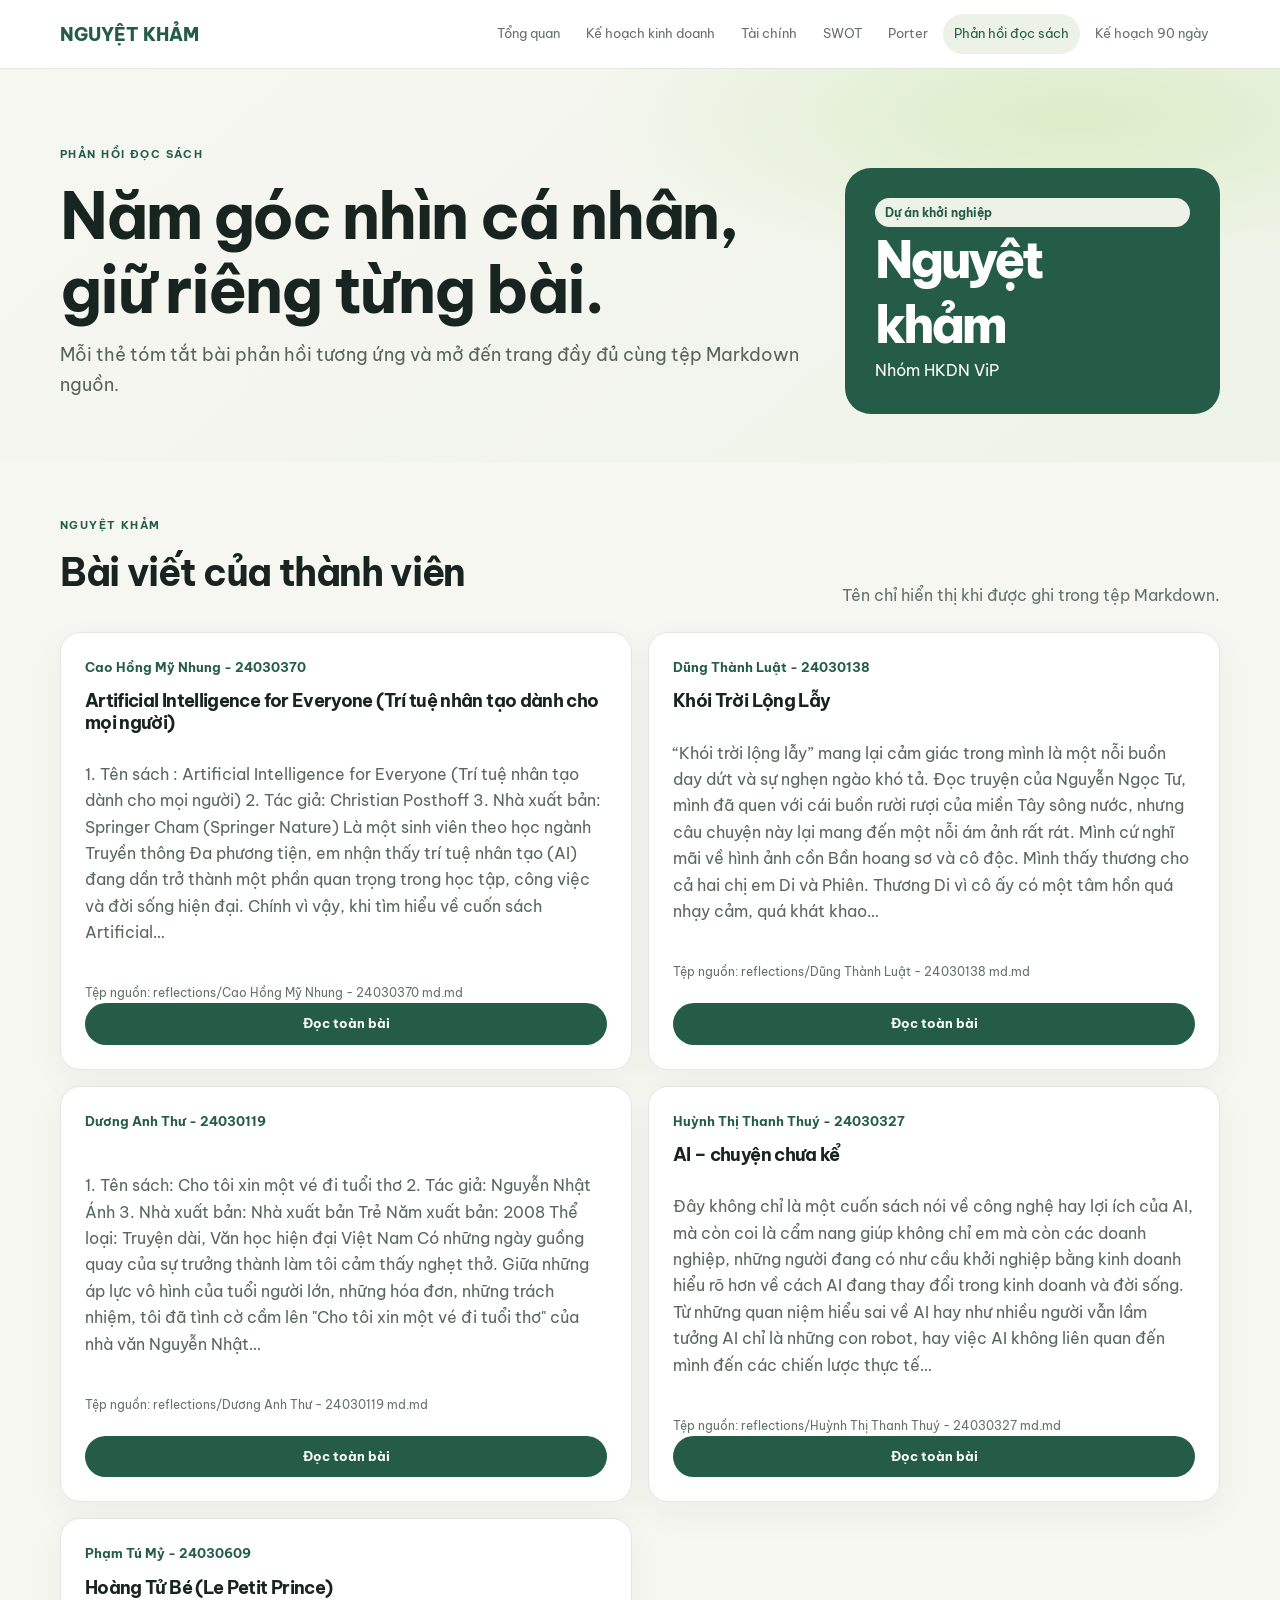
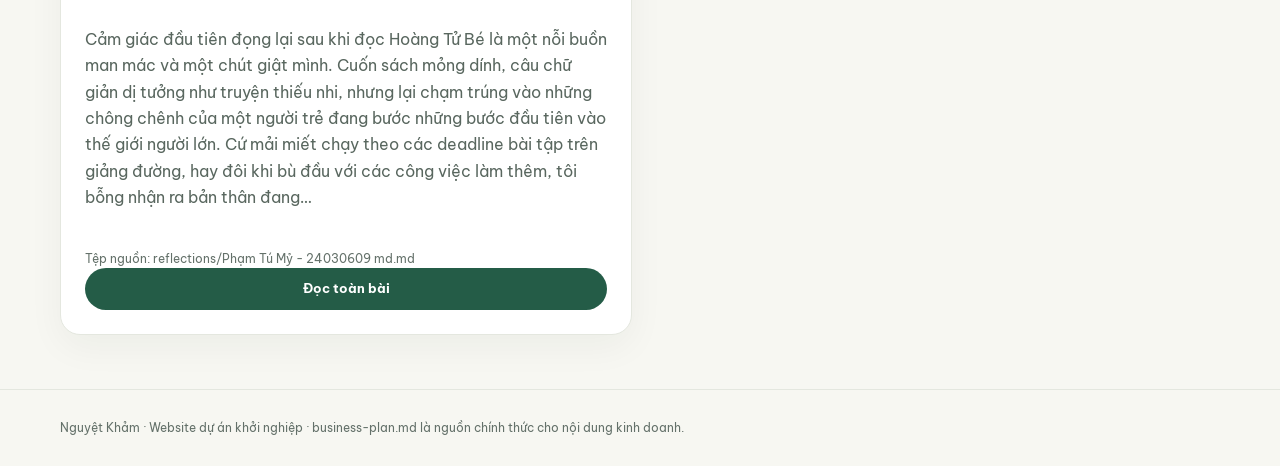
<file: reflections.html>
<!doctype html><html lang="vi"><head><meta charset="UTF-8"><meta name="viewport" content="width=device-width,initial-scale=1"><title>Phản hồi đọc sách · Nguyệt Khảm</title><link rel="stylesheet" href="style.css"></head><body><header class="topbar"><div class="container nav"><a class="brand" href="index.html">NGUYỆT KHẢM</a><nav class="links"><a class="" href="index.html">Tổng quan</a><a class="" href="business-plan.html">Kế hoạch kinh doanh</a><a class="" href="financial-analysis.html">Tài chính</a><a class="" href="swot.html">SWOT</a><a class="" href="five-forces.html">Porter</a><a class="active" href="reflections.html">Phản hồi đọc sách</a><a class="" href="action-plan.html">Kế hoạch 90 ngày</a></nav></div></header><section class="hero"><div class="container hero-grid"><div><div class="eyebrow">Phản hồi đọc sách</div><h1>Năm góc nhìn cá nhân, giữ riêng từng bài.</h1><p class="lede">Mỗi thẻ tóm tắt bài phản hồi tương ứng và mở đến trang đầy đủ cùng tệp Markdown nguồn.</p></div><div class="hero-mark"><span class="pill">Dự án khởi nghiệp</span><div class="big">Nguyệt<br>khảm</div><span>Nhóm HKDN ViP</span></div></div></section><section class="section"><div class="container"><div class="section-head"><div><div class="eyebrow">Nguyệt Khảm</div><h2>Bài viết của thành viên</h2></div><p>Tên chỉ hiển thị khi được ghi trong tệp Markdown.</p></div><div class="grid two"><article class="card reflection"><div class="author">Cao Hồng Mỹ Nhung - 24030370</div><h3 style="margin-top:12px">Artificial Intelligence for Everyone (Trí tuệ nhân tạo dành cho mọi người)</h3><p class="summary">1.  Tên sách :  Artificial Intelligence for Everyone  (Trí tuệ nhân tạo dành cho mọi người) 2.  Tác giả:  Christian Posthoff 3.  Nhà xuất bản:  Springer Cham (Springer Nature) Là một sinh viên theo học ngành Truyền thông Đa phương tiện, em nhận thấy trí tuệ nhân tạo (AI) đang dần trở thành một phần quan trọng trong học tập, công việc và đời sống hiện đại. Chính vì vậy, khi tìm hiểu về cuốn sách Artificial…</p><div class="source">Tệp nguồn: reflections/Cao Hồng Mỹ Nhung - 24030370 md.md</div><a class="button" href="reflection-cao-hong-my-nhung-24030370.html">Đọc toàn bài</a></article><article class="card reflection"><div class="author">Dũng Thành Luật - 24030138</div><h3 style="margin-top:12px">Khói Trời Lộng Lẫy</h3><p class="summary">“Khói trời lộng lẫy” mang lại cảm giác trong mình là một nỗi buồn day dứt và sự nghẹn ngào khó tả. Đọc truyện của Nguyễn Ngọc Tư, mình đã quen với cái buồn rười rượi của miền Tây sông nước, nhưng câu chuyện này lại mang đến một nỗi ám ảnh rất rát. Mình cứ nghĩ mãi về hình ảnh cồn Bần hoang sơ và cô độc. Mình thấy thương cho cả hai chị em Di và Phiên. Thương Di vì cô ấy có một tâm hồn quá nhạy cảm, quá khát khao…</p><div class="source">Tệp nguồn: reflections/Dũng Thành Luật - 24030138 md.md</div><a class="button" href="reflection-dung-thanh-luat-24030138.html">Đọc toàn bài</a></article><article class="card reflection"><div class="author">Dương Anh Thư - 24030119</div><h3 style="margin-top:12px"></h3><p class="summary">1. Tên sách:  Cho tôi xin một vé đi tuổi thơ  2. Tác giả:  Nguyễn Nhật Ánh  3. Nhà xuất bản:  Nhà xuất bản Trẻ  Năm xuất bản:  2008  Thể loại:  Truyện dài, Văn học hiện đại Việt Nam Có những ngày guồng quay của sự trưởng thành làm tôi cảm thấy nghẹt thở. Giữa những áp lực vô hình của tuổi người lớn, những hóa đơn, những trách nhiệm, tôi đã tình cờ cầm lên &quot;Cho tôi xin một vé đi tuổi thơ&quot; của nhà văn Nguyễn Nhật…</p><div class="source">Tệp nguồn: reflections/Dương Anh Thư - 24030119 md.md</div><a class="button" href="reflection-duong-anh-thu-24030119.html">Đọc toàn bài</a></article><article class="card reflection"><div class="author">Huỳnh Thị Thanh Thuý - 24030327</div><h3 style="margin-top:12px">AI – chuyện chưa kể</h3><p class="summary">Đây không chỉ là một cuốn sách nói về công nghệ hay lợi ích của AI, mà còn coi là cẩm nang giúp không chỉ em mà còn các doanh nghiệp, những người đang có như cầu khởi nghiệp bằng kinh doanh hiểu rõ hơn về cách AI đang thay đổi trong kinh doanh và đời sống. Từ những quan niệm hiểu sai về AI hay như nhiều người vẫn lầm tưởng  AI chỉ là những con robot, hay việc AI không liên quan đến mình đến các chiến lược thực tế…</p><div class="source">Tệp nguồn: reflections/Huỳnh Thị Thanh Thuý - 24030327 md.md</div><a class="button" href="reflection-huynh-thi-thanh-thuy-24030327.html">Đọc toàn bài</a></article><article class="card reflection"><div class="author">Phạm Tú Mỷ - 24030609</div><h3 style="margin-top:12px">Hoàng Tử Bé (Le Petit Prince)</h3><p class="summary">Cảm giác đầu tiên đọng lại sau khi đọc Hoàng Tử Bé là một nỗi buồn man mác và một chút giật mình. Cuốn sách mỏng dính, câu chữ giản dị tưởng như truyện thiếu nhi, nhưng lại chạm trúng vào những chông chênh của một người trẻ đang bước những bước đầu tiên vào thế giới người lớn. Cứ mải miết chạy theo các deadline bài tập trên giảng đường, hay đôi khi bù đầu với các công việc làm thêm, tôi bỗng nhận ra bản thân đang…</p><div class="source">Tệp nguồn: reflections/Phạm Tú Mỷ - 24030609 md.md</div><a class="button" href="reflection-pham-tu-my-24030609.html">Đọc toàn bài</a></article></div></div></section><footer class="footer"><div class="container">Nguyệt Khảm · Website dự án khởi nghiệp · business-plan.md là nguồn chính thức cho nội dung kinh doanh.</div></footer></body></html>
</file>
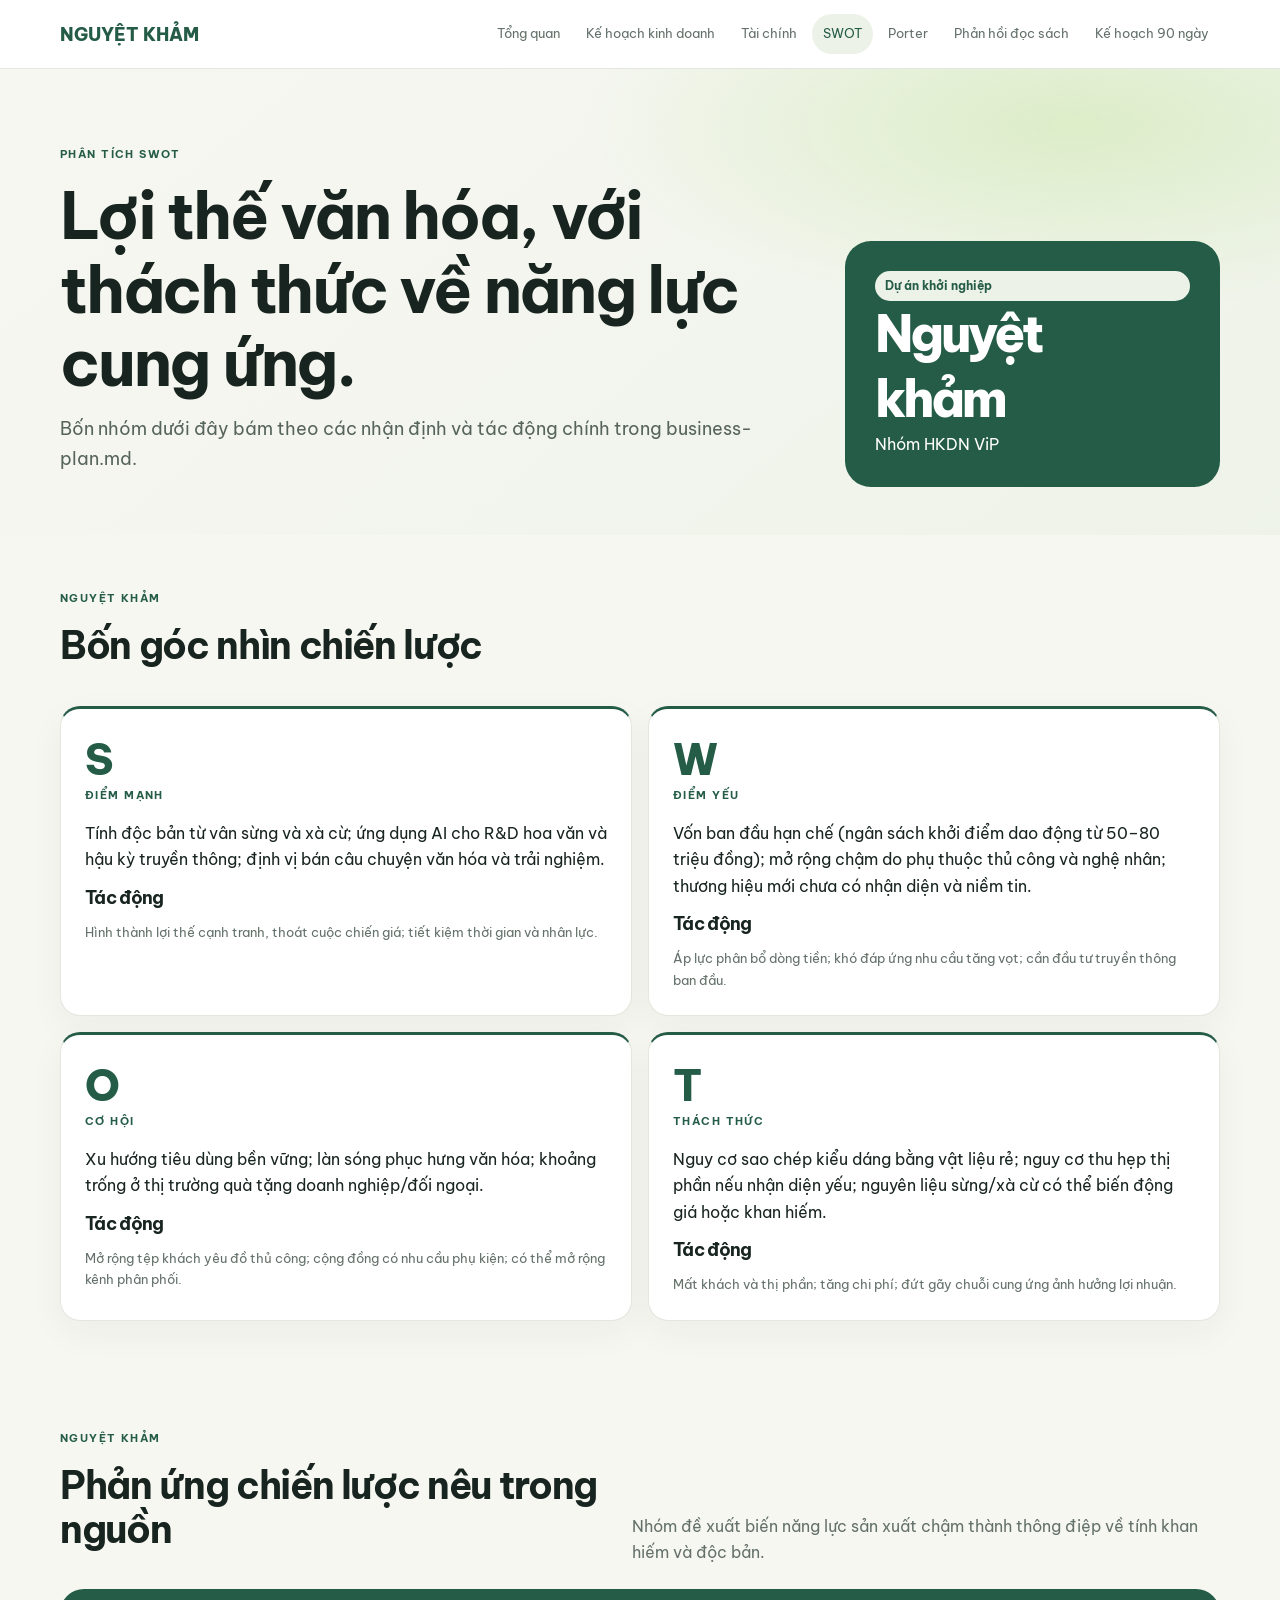
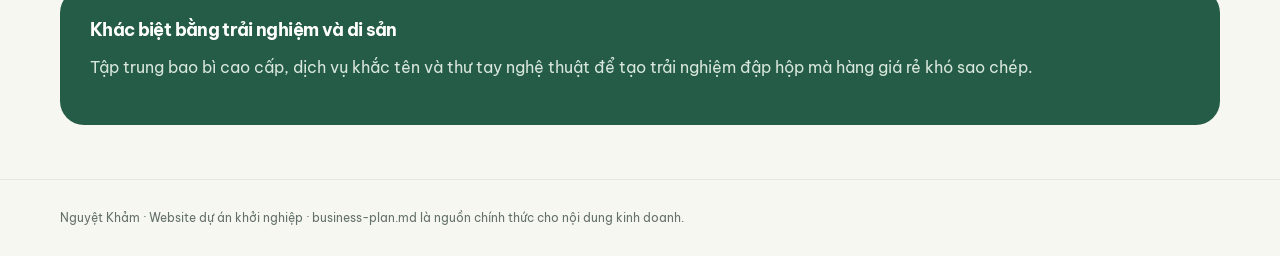
<file: swot.html>
<!doctype html><html lang="vi"><head><meta charset="UTF-8"><meta name="viewport" content="width=device-width,initial-scale=1"><title>Phân tích SWOT · Nguyệt Khảm</title><link rel="stylesheet" href="style.css"></head><body><header class="topbar"><div class="container nav"><a class="brand" href="index.html">NGUYỆT KHẢM</a><nav class="links"><a class="" href="index.html">Tổng quan</a><a class="" href="business-plan.html">Kế hoạch kinh doanh</a><a class="" href="financial-analysis.html">Tài chính</a><a class="active" href="swot.html">SWOT</a><a class="" href="five-forces.html">Porter</a><a class="" href="reflections.html">Phản hồi đọc sách</a><a class="" href="action-plan.html">Kế hoạch 90 ngày</a></nav></div></header><section class="hero"><div class="container hero-grid"><div><div class="eyebrow">Phân tích SWOT</div><h1>Lợi thế văn hóa, với thách thức về năng lực cung ứng.</h1><p class="lede">Bốn nhóm dưới đây bám theo các nhận định và tác động chính trong business-plan.md.</p></div><div class="hero-mark"><span class="pill">Dự án khởi nghiệp</span><div class="big">Nguyệt<br>khảm</div><span>Nhóm HKDN ViP</span></div></div></section><section class="section"><div class="container"><div class="section-head"><div><div class="eyebrow">Nguyệt Khảm</div><h2>Bốn góc nhìn chiến lược</h2></div><p></p></div><div class="grid two"><article class="card swot accent"><div class="letter">S</div><div class="eyebrow">Điểm mạnh</div><p>Tính độc bản từ vân sừng và xà cừ; ứng dụng AI cho R&D hoa văn và hậu kỳ truyền thông; định vị bán câu chuyện văn hóa và trải nghiệm.</p><h3>Tác động</h3><p class="small">Hình thành lợi thế cạnh tranh, thoát cuộc chiến giá; tiết kiệm thời gian và nhân lực.</p></article><article class="card swot accent"><div class="letter">W</div><div class="eyebrow">Điểm yếu</div><p>Vốn ban đầu hạn chế (ngân sách khởi điểm dao động từ 50–80 triệu đồng); mở rộng chậm do phụ thuộc thủ công và nghệ nhân; thương hiệu mới chưa có nhận diện và niềm tin.</p><h3>Tác động</h3><p class="small">Áp lực phân bổ dòng tiền; khó đáp ứng nhu cầu tăng vọt; cần đầu tư truyền thông ban đầu.</p></article><article class="card swot accent"><div class="letter">O</div><div class="eyebrow">Cơ hội</div><p>Xu hướng tiêu dùng bền vững; làn sóng phục hưng văn hóa; khoảng trống ở thị trường quà tặng doanh nghiệp/đối ngoại.</p><h3>Tác động</h3><p class="small">Mở rộng tệp khách yêu đồ thủ công; cộng đồng có nhu cầu phụ kiện; có thể mở rộng kênh phân phối.</p></article><article class="card swot accent"><div class="letter">T</div><div class="eyebrow">Thách thức</div><p>Nguy cơ sao chép kiểu dáng bằng vật liệu rẻ; nguy cơ thu hẹp thị phần nếu nhận diện yếu; nguyên liệu sừng/xà cừ có thể biến động giá hoặc khan hiếm.</p><h3>Tác động</h3><p class="small">Mất khách và thị phần; tăng chi phí; đứt gãy chuỗi cung ứng ảnh hưởng lợi nhuận.</p></article></div></div></section><section class="section"><div class="container"><div class="section-head"><div><div class="eyebrow">Nguyệt Khảm</div><h2>Phản ứng chiến lược nêu trong nguồn</h2></div><p>Nhóm đề xuất biến năng lực sản xuất chậm thành thông điệp về tính khan hiếm và độc bản.</p></div><div class="callout"><h3>Khác biệt bằng trải nghiệm và di sản</h3><p>Tập trung bao bì cao cấp, dịch vụ khắc tên và thư tay nghệ thuật để tạo trải nghiệm đập hộp mà hàng giá rẻ khó sao chép.</p></div></div></section><footer class="footer"><div class="container">Nguyệt Khảm · Website dự án khởi nghiệp · business-plan.md là nguồn chính thức cho nội dung kinh doanh.</div></footer></body></html>
</file>
<file: style.css>
@import url('https://fonts.googleapis.com/css2?family=Be+Vietnam+Pro:wght@400;500;600;700;800&family=Noto+Sans:wght@400;500;600;700;800&display=swap');*{font-family:"Be Vietnam Pro", "Noto Sans", "Segoe UI", Arial, sans-serif}:root{--ink:#18241f;--muted:#64716a;--paper:#f7f7f2;--line:#e4e7df;--green:#245c47;--lime:#dcef9b;--orange:#d27b4c;--blue:#56769a;--shadow:0 12px 36px #152a1c0c;--radius:20px}*{box-sizing:border-box}body{margin:0;background:var(--paper);color:var(--ink);font:16px/1.65 "Be Vietnam Pro", "Noto Sans", "Segoe UI", Arial, sans-serif}a{color:inherit}h1,h2,h3{font-family:"Be Vietnam Pro", "Noto Sans", "Segoe UI", Arial, sans-serif;line-height:1.15;letter-spacing:-.035em;margin:0 0 14px}h1{font-size:clamp(2.5rem,5vw,4.8rem);max-width:850px}h2{font-size:clamp(1.7rem,3vw,2.4rem)}h3{font-size:1.15rem}p{margin:0 0 14px}.container{width:min(1160px,calc(100% - 40px));margin:auto}.topbar{background:#fff;border-bottom:1px solid var(--line);position:sticky;top:0;z-index:10}.nav{min-height:68px;display:flex;align-items:center;justify-content:space-between;gap:20px}.brand{text-decoration:none;font:800 18px "Be Vietnam Pro", "Noto Sans", "Segoe UI", Arial, sans-serif;color:var(--green);white-space:nowrap}.links{display:flex;gap:4px;overflow:auto}.links a{font-size:13px;color:var(--muted);text-decoration:none;padding:9px 11px;border-radius:99px;white-space:nowrap}.links a:hover,.links a.active{background:#edf2e8;color:var(--green)}.hero{padding:76px 0 48px;background:radial-gradient(ellipse at 84% 12%,#dcedc8 0,transparent 32%),linear-gradient(140deg,#f7f7f2,#eef3e9)}.eyebrow{text-transform:uppercase;letter-spacing:.13em;font-weight:700;font-size:11px;color:var(--green);margin-bottom:16px}.lede{max-width:740px;color:#56645c;font-size:18px}.hero-grid{display:grid;grid-template-columns:1.6fr .8fr;gap:36px;align-items:end}.hero-mark{border-radius:26px;padding:30px;background:var(--green);color:white;min-height:240px;display:flex;flex-direction:column;justify-content:space-between}.hero-mark .big{font:800 clamp(2rem,4vw,3.5rem) "Be Vietnam Pro", "Noto Sans", "Segoe UI", Arial, sans-serif;letter-spacing:-.06em}.section{padding:54px 0}.section-head{display:flex;justify-content:space-between;gap:24px;align-items:end;margin-bottom:24px}.section-head p{color:var(--muted);max-width:600px;margin:0}.grid{display:grid;gap:16px}.grid.two{grid-template-columns:repeat(2,minmax(0,1fr))}.grid.three{grid-template-columns:repeat(3,minmax(0,1fr))}.grid.four{grid-template-columns:repeat(4,minmax(0,1fr))}.card{background:#fff;border:1px solid var(--line);border-radius:var(--radius);padding:24px;box-shadow:var(--shadow)}.card p:last-child{margin-bottom:0}.kpi .label{color:var(--muted);font-size:13px}.kpi .value{font:800 clamp(1.45rem,2.6vw,2.15rem) "Be Vietnam Pro", "Noto Sans", "Segoe UI", Arial, sans-serif;margin:8px 0;color:var(--green)}.kpi small,.small{color:var(--muted);font-size:13px}.pill{display:inline-flex;border-radius:50px;background:#edf2e8;color:var(--green);padding:5px 10px;font-size:12px;font-weight:700}.number{font:800 13px "Be Vietnam Pro", "Noto Sans", "Segoe UI", Arial, sans-serif;color:var(--green);background:var(--lime);width:34px;height:34px;border-radius:50%;display:grid;place-items:center;margin-bottom:18px}.accent{border-top:3px solid var(--green)}.accent.orange{border-color:var(--orange)}.accent.blue{border-color:var(--blue)}.accent.lime{border-color:#aac94c}.bar-list{display:grid;gap:14px;margin-top:18px}.bar-row{display:grid;grid-template-columns:minmax(110px,1fr) minmax(140px,2fr) auto;gap:14px;align-items:center;font-size:13px}.track{height:9px;border-radius:99px;background:#edf0e9;overflow:hidden}.fill{height:100%;background:var(--green);border-radius:99px}.bar-row strong{font-size:13px;white-space:nowrap}.note{padding:15px 18px;background:#f0f3e9;border-radius:14px;color:#526258;font-size:13px}.swot{min-height:238px}.swot .letter{font:800 42px "Be Vietnam Pro", "Noto Sans", "Segoe UI", Arial, sans-serif;color:var(--green)}.force{position:relative;overflow:hidden;min-height:240px}.force::after{content:'';position:absolute;width:110px;height:110px;border-radius:50%;background:#eef4e7;right:-34px;top:-36px}.force>*{position:relative;z-index:1}.force-level{display:inline-block;margin:0 0 14px;border-radius:50px;padding:5px 11px;background:#f8eadf;color:#96532f;font-weight:700;font-size:13px}.table-wrap{overflow:auto;border:1px solid var(--line);border-radius:16px;background:#fff}table{border-collapse:collapse;width:100%;min-width:600px;font-size:14px}th,td{text-align:left;padding:13px 15px;border-bottom:1px solid var(--line);vertical-align:top}th{background:#f0f3e9;color:var(--muted)}.timeline{position:relative;display:grid;grid-template-columns:repeat(3,1fr);gap:18px}.timeline:before{content:'';position:absolute;height:2px;background:#d8e2d2;top:17px;left:8%;right:8%}.phase{position:relative;padding-top:48px}.phase:before{content:'';position:absolute;top:9px;left:24px;width:18px;height:18px;border:5px solid var(--paper);background:var(--green);border-radius:50%}.phase .card{height:100%}.reflection{display:flex;flex-direction:column;min-height:250px}.author{font-size:13px;color:var(--green);font-weight:700}.summary{color:#59675f;margin:14px 0 22px}.button{display:inline-flex;justify-content:center;padding:10px 15px;border-radius:99px;text-decoration:none;background:var(--green);color:#fff;font-size:13px;font-weight:700;margin-top:auto}.button.secondary{background:#edf2e8;color:var(--green)}.content{max-width:820px}.prose p{margin:0 0 16px}.footer{padding:28px 0;border-top:1px solid var(--line);font-size:12px;color:var(--muted)}.subnav{display:flex;flex-wrap:wrap;gap:8px;margin-top:23px}.subnav a,.crumb{font-size:13px;color:var(--muted)}.subnav a{border:1px solid var(--line);border-radius:50px;padding:7px 12px;text-decoration:none}.callout{background:var(--green);color:#fff;border-radius:24px;padding:30px}.callout p{color:#d9e7dc}.book-meta span{background:#f0f3e9;color:#59675f;padding:6px 10px;border-radius:50px;font-size:12px}.source{font-size:12px;color:var(--muted);margin-top:16px}.list{padding-left:19px}.list li{margin:7px 0}@media(max-width:850px){.nav{align-items:flex-start;padding:12px 0;flex-direction:column;gap:6px}.links{width:100%}.hero-grid{grid-template-columns:1fr}.hero-mark{min-height:165px}.grid.four,.grid.three{grid-template-columns:repeat(2,minmax(0,1fr))}}@media(max-width:560px){.container{width:calc(100% - 28px)}.hero{padding:52px 0 34px}.section{padding:38px 0}.section-head{display:block}.section-head p{margin-top:8px}.grid.two,.grid.three,.grid.four{grid-template-columns:1fr}.timeline{grid-template-columns:1fr;gap:0}.timeline:before{height:auto;width:2px;top:10px;bottom:20px;left:31px}.phase{padding:0 0 16px 48px}.phase:before{top:22px;left:22px}.bar-row{grid-template-columns:1fr auto}.bar-row .track{grid-column:1/-1;grid-row:2}.links a{padding:8px 9px}.card{padding:20px}}
</file>
